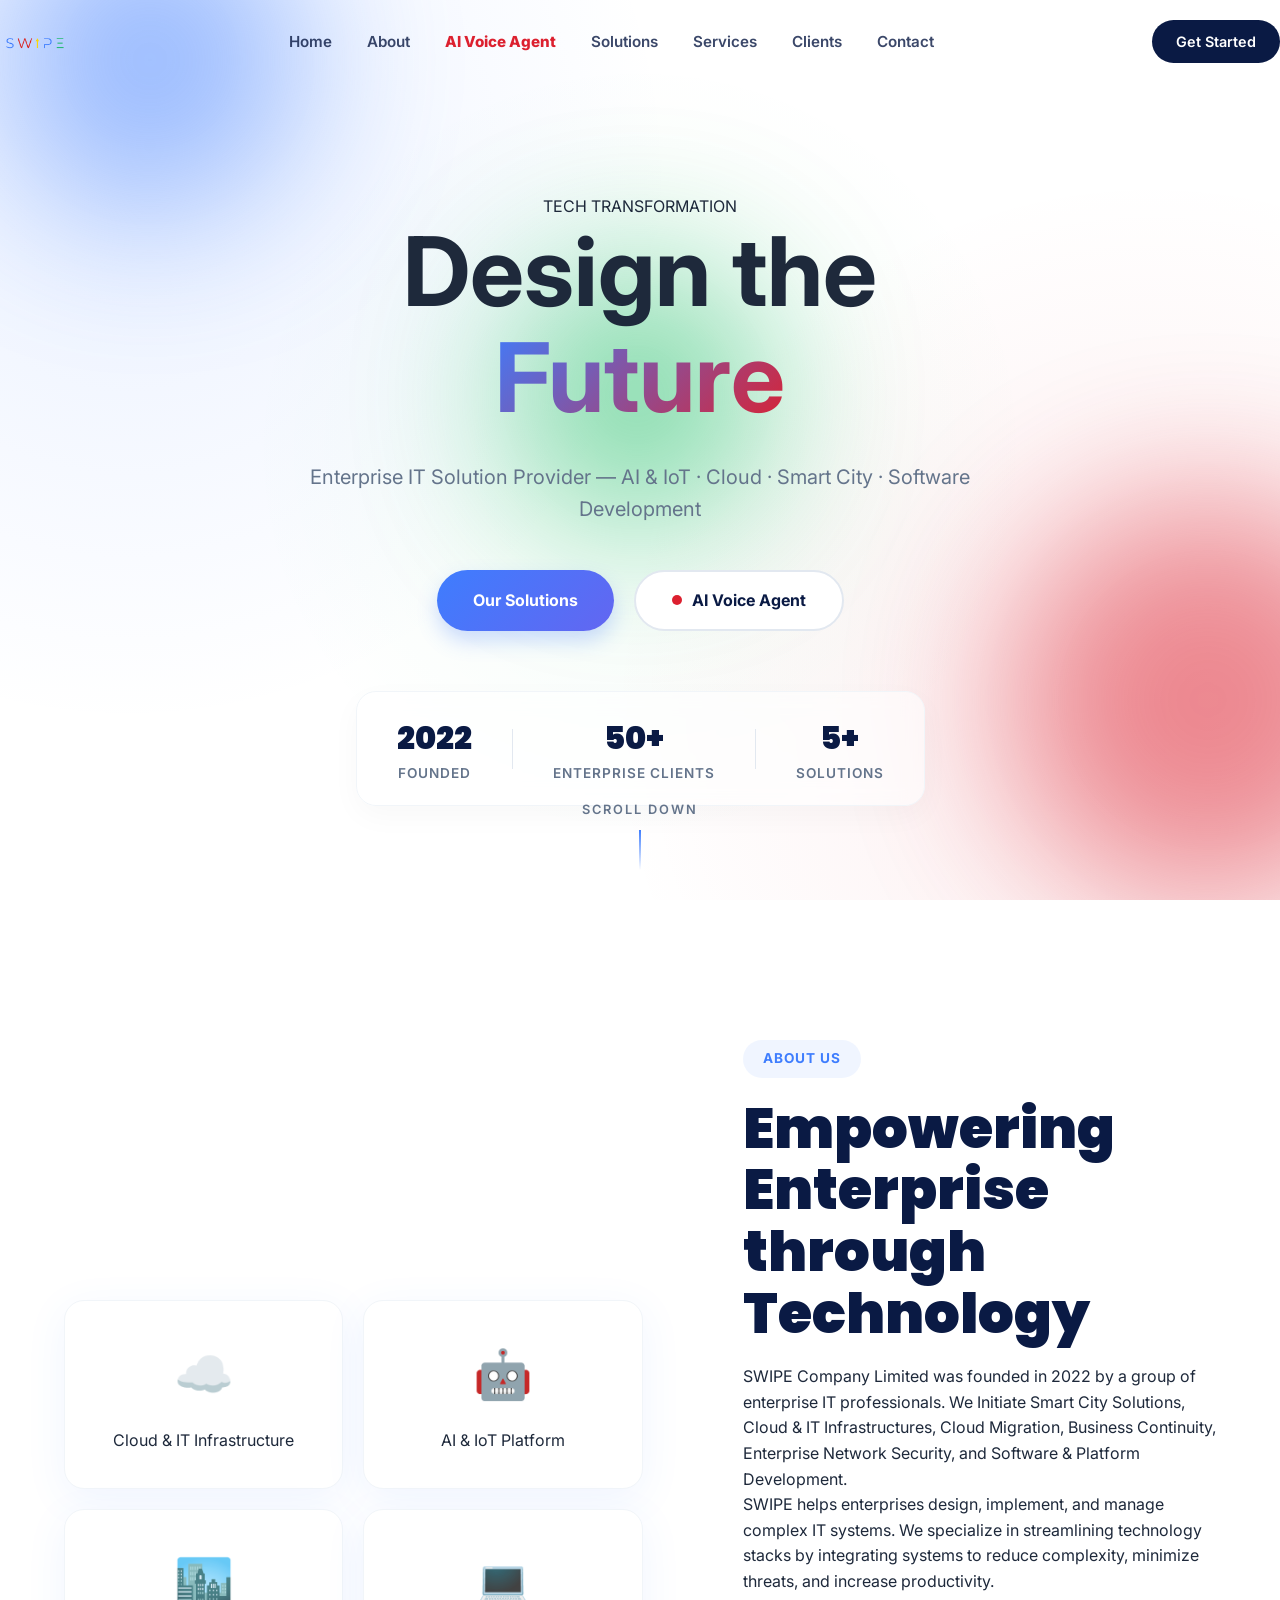
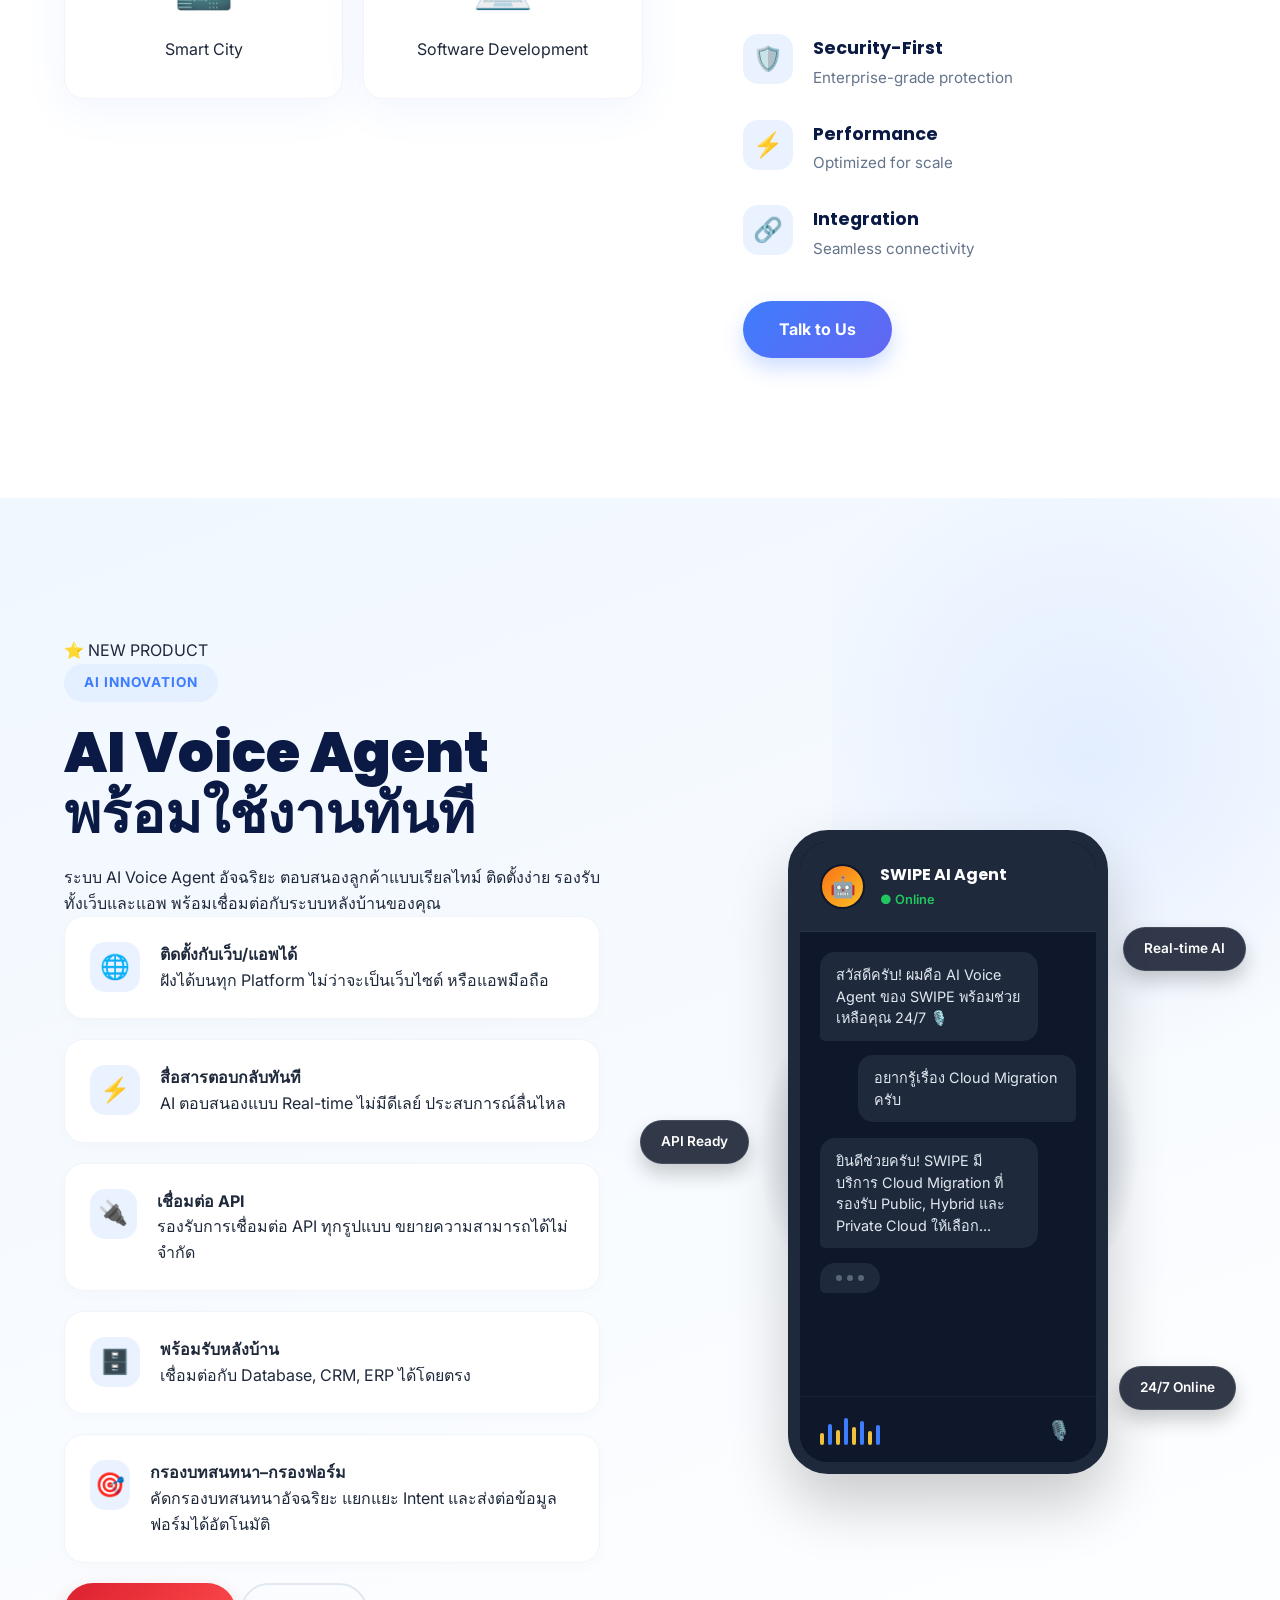
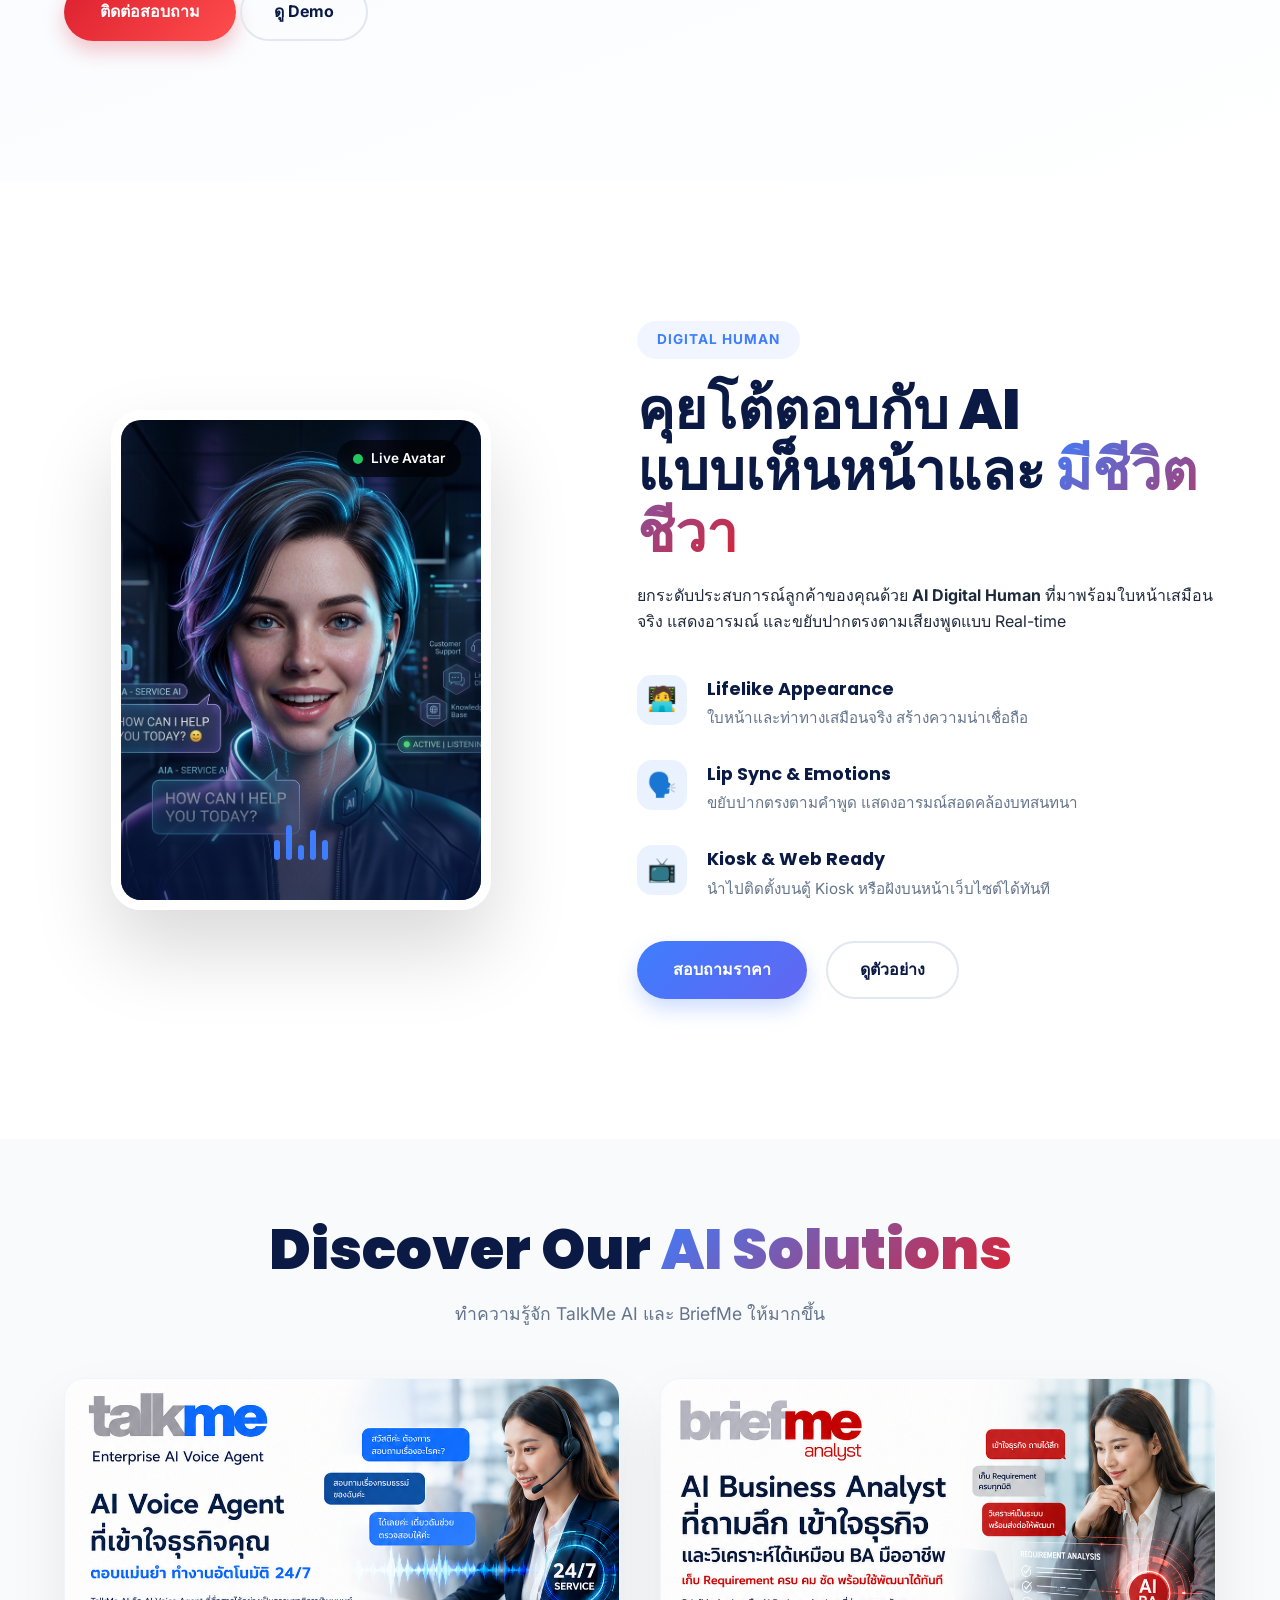
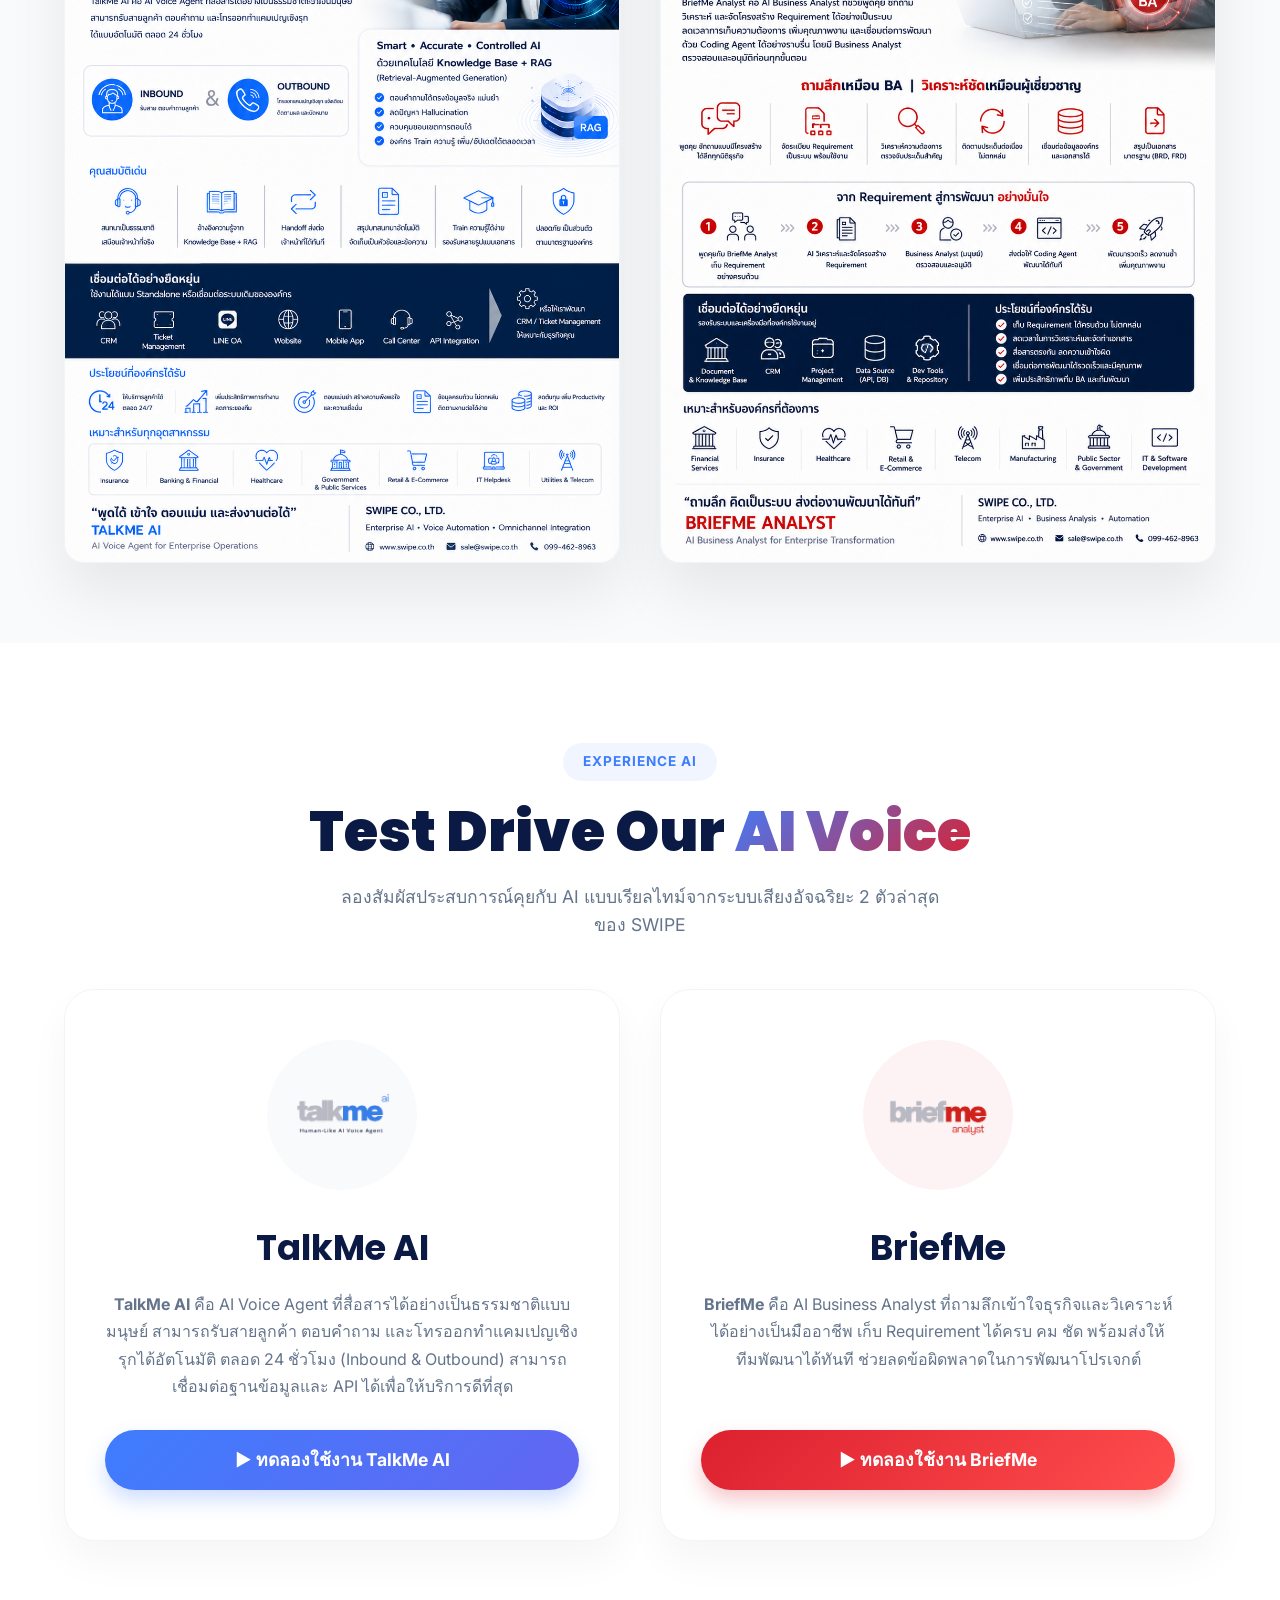
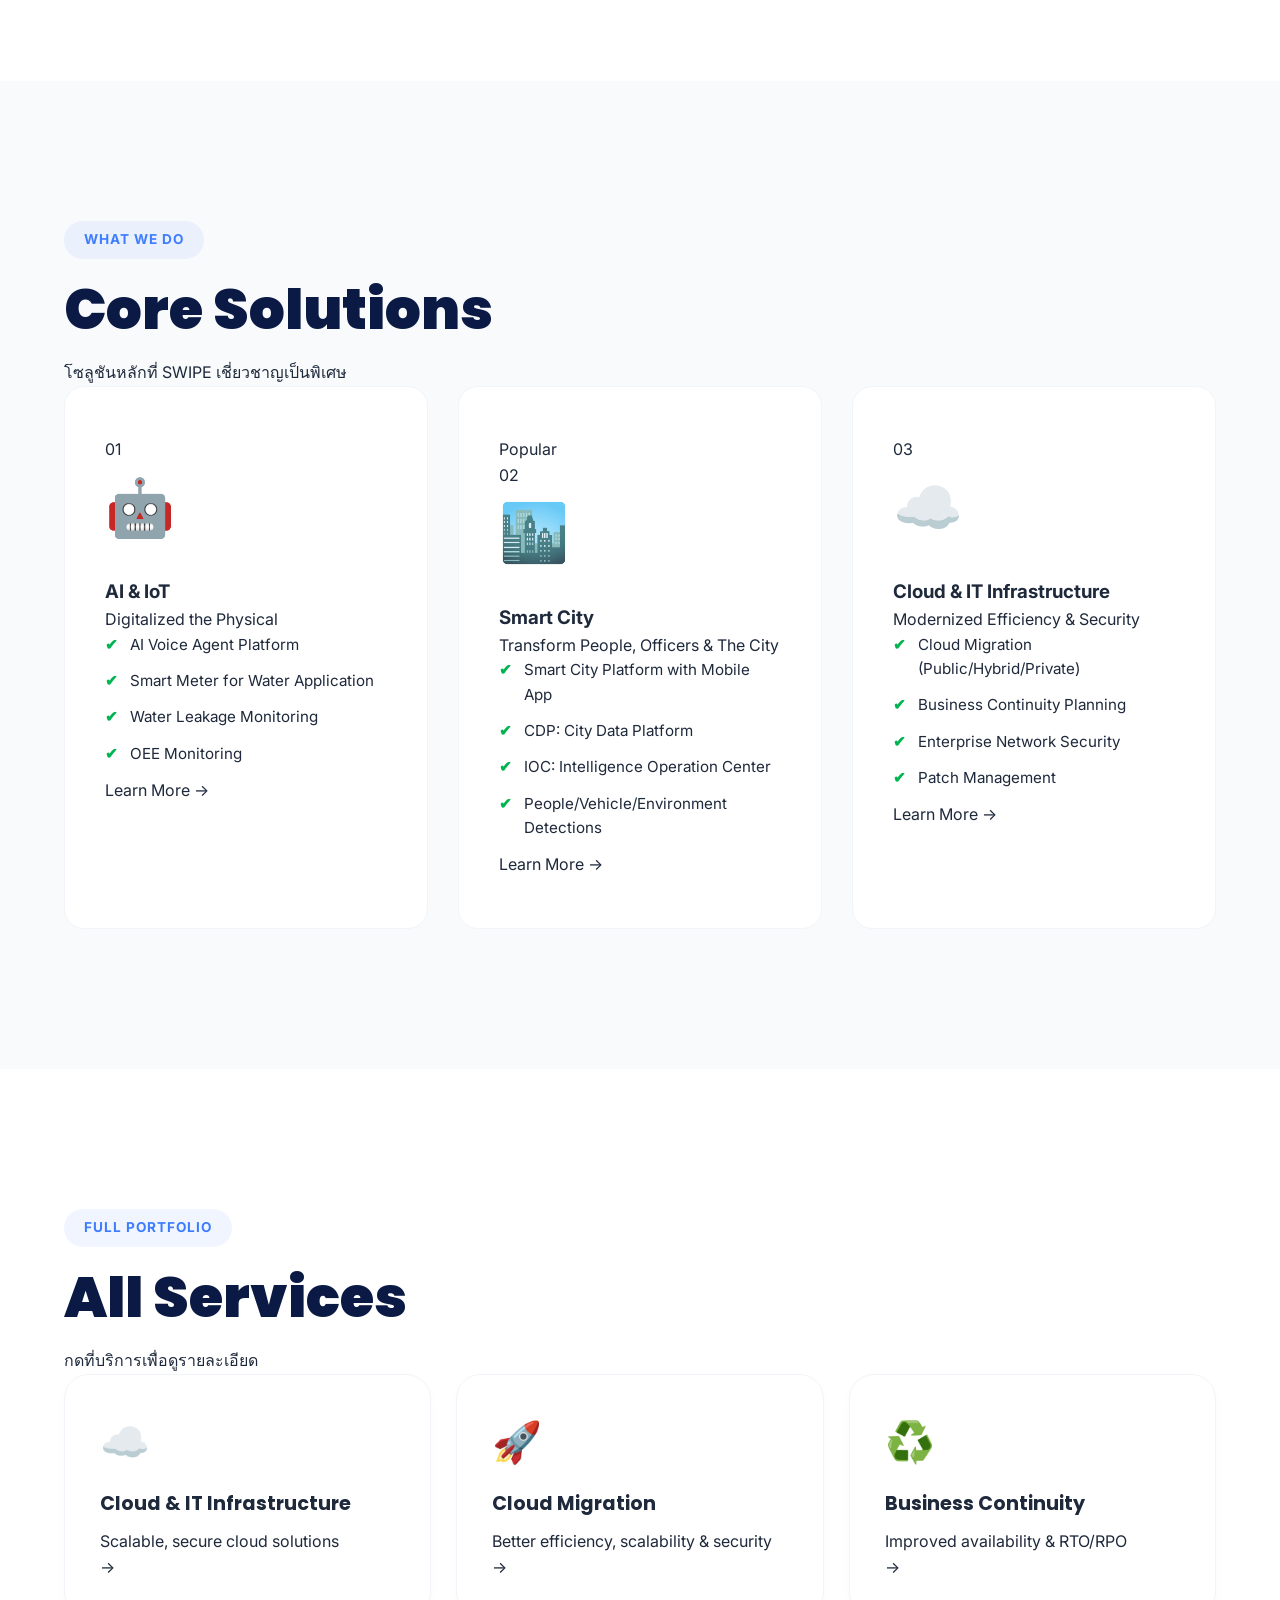
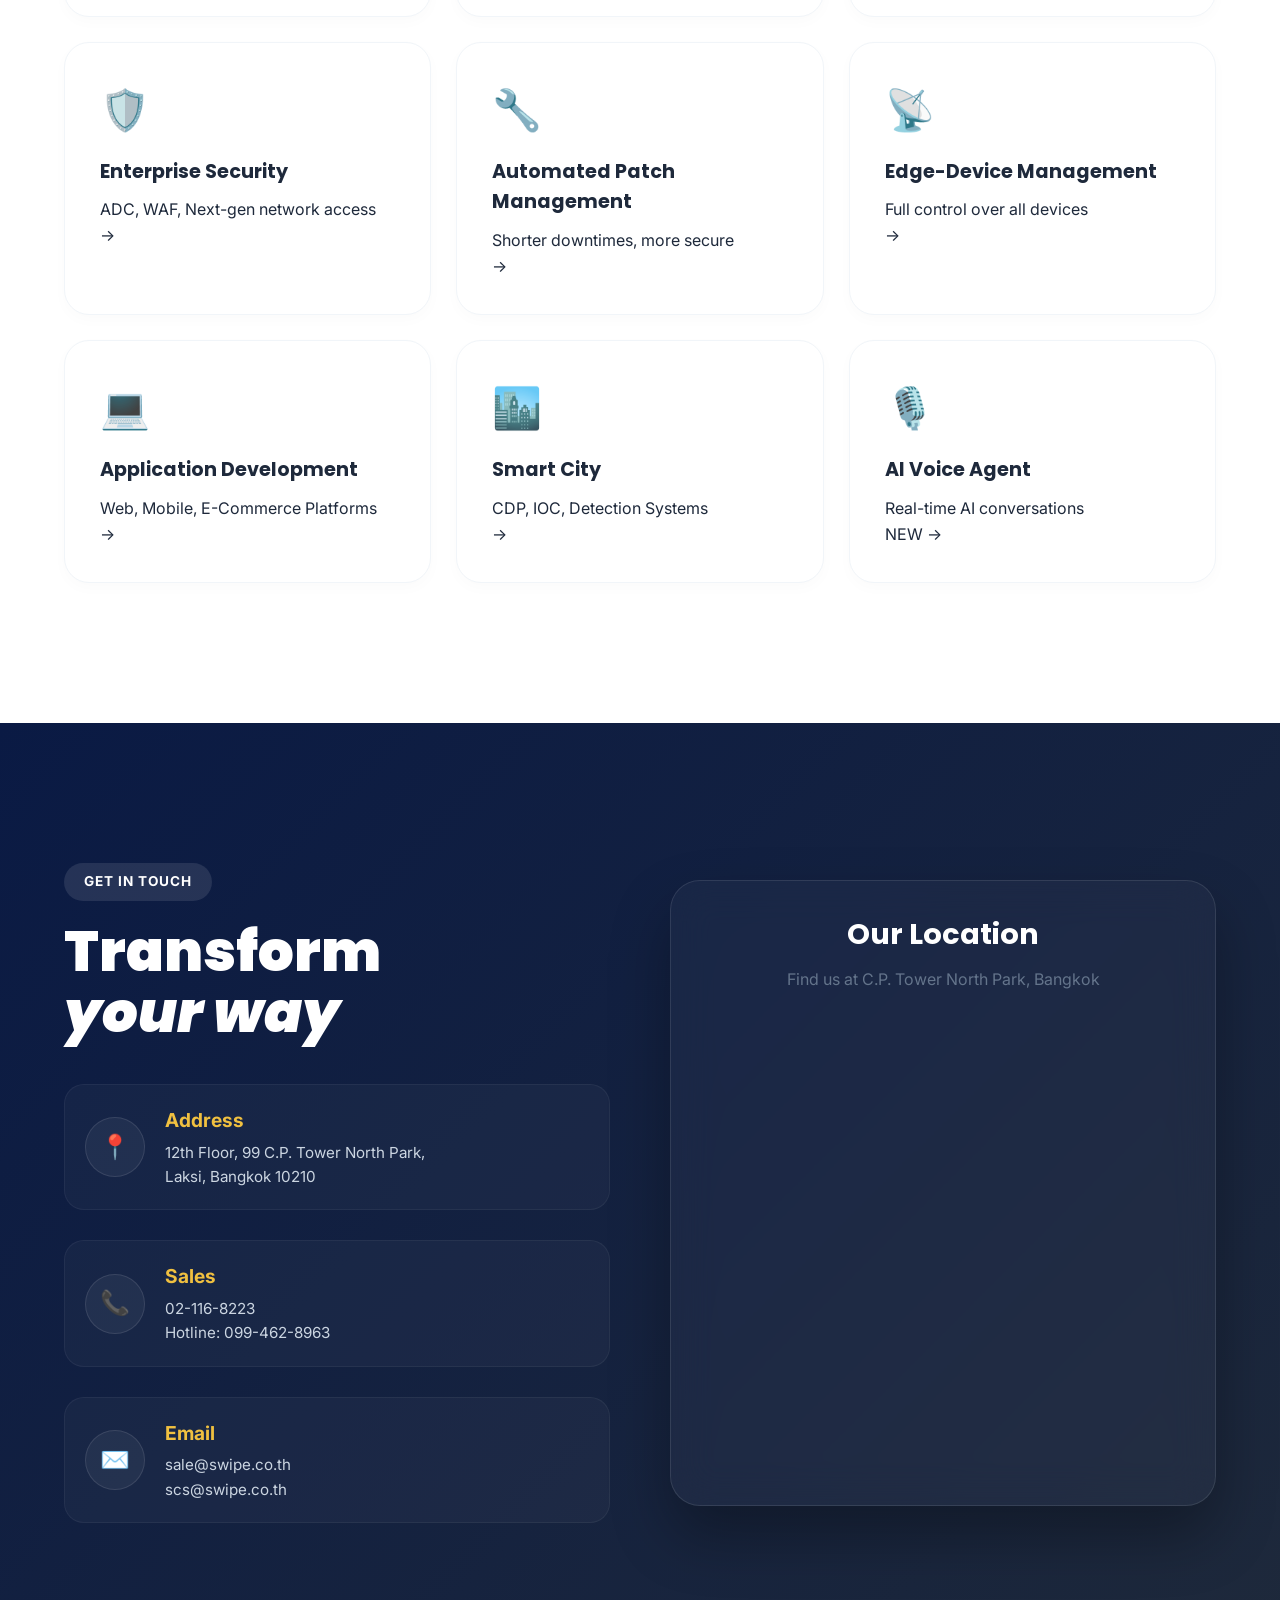
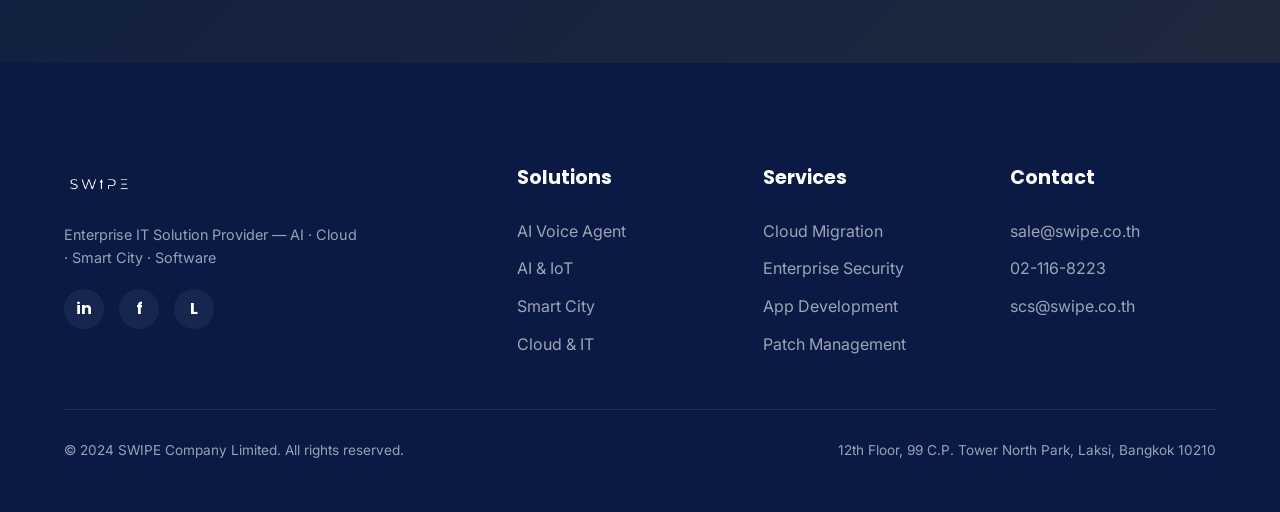
<file: index.html>
<!DOCTYPE html>
<html lang="th">
<head>
  <meta charset="UTF-8">
  <meta name="viewport" content="width=device-width, initial-scale=1.0, maximum-scale=1.0, user-scalable=0">
  <title>SWIPE – Enterprise IT & AI Solution Provider</title>
  <meta name="description" content="SWIPE Company Limited – Enterprise IT Solution Provider specializing in AI & IoT, Cloud Infrastructure, Smart City, Software Development and AI Voice Agent solutions.">
  <meta property="og:title" content="SWIPE – Enterprise IT & AI Solution Provider">
  <meta property="og:description" content="Transform your enterprise with SWIPE's cutting-edge AI, IoT, Cloud, and Smart City solutions.">
  <meta property="og:type" content="website">
  <link rel="icon" href="SWIPE%20Logo%20PNG.png">
  <link rel="preconnect" href="https://fonts.googleapis.com">
  <link rel="preconnect" href="https://fonts.gstatic.com" crossorigin>
  <link href="https://fonts.googleapis.com/css2?family=Inter:wght@300;400;500;600;700;800;900&family=Poppins:wght@300;400;500;600;700;800&display=swap" rel="stylesheet">
  <link rel="stylesheet" href="style.css?v=2.0">
</head>
<body>

  <!-- ===== NAVBAR ===== -->
  <nav class="navbar" id="navbar">
    <div class="nav-container">
      <a href="index.html" class="nav-logo">
        <img src="SWIPE%20Logo%20PNG.png" alt="SWIPE Logo" class="logo-img">
      </a>
      <ul class="nav-links" id="navLinks">
        <li><a href="index.html#home" class="nav-link">Home</a></li>
        <li><a href="#about" class="nav-link">About</a></li>
        <li><a href="#voice-agent" class="nav-link highlight-link">AI Voice Agent</a></li>
        <li><a href="#solutions" class="nav-link">Solutions</a></li>
        <li><a href="#services" class="nav-link">Services</a></li>
        <li><a href="#clients" class="nav-link">Clients</a></li>
        <li><a href="#contact" class="nav-link">Contact</a></li>
      </ul>
      <a href="#contact" class="btn-nav">Get Started</a>
      <button class="hamburger" id="hamburger" aria-label="Toggle menu">
        <span></span><span></span><span></span>
      </button>
    </div>
  </nav>

  <!-- ===== HERO ===== -->
  <section class="hero" id="home">
    <div class="hero-bg"></div>
    <div class="hero-particles" id="particles"></div>
    <div class="hero-content">
      <div class="hero-badge">TECH TRANSFORMATION</div>
      <h1 class="hero-title">
        Design the<br>
        <span class="gradient-text">Future</span>
      </h1>
      <p class="hero-subtitle">Enterprise IT Solution Provider — AI & IoT · Cloud · Smart City · Software Development</p>
      <div class="hero-cta">
        <a href="#solutions" class="btn-primary">Our Solutions</a>
        <a href="#voice-agent" class="btn-secondary">
          <span class="pulse-dot"></span>
          AI Voice Agent
        </a>
      </div>
      <div class="hero-stats">
        <div class="stat">
          <span class="stat-num">2022</span>
          <span class="stat-label">Founded</span>
        </div>
        <div class="stat-divider"></div>
        <div class="stat">
          <span class="stat-num">50+</span>
          <span class="stat-label">Enterprise Clients</span>
        </div>
        <div class="stat-divider"></div>
        <div class="stat">
          <span class="stat-num">5+</span>
          <span class="stat-label">Solutions</span>
        </div>
      </div>
    </div>
    <div class="hero-scroll">
      <span>Scroll Down</span>
      <div class="scroll-line"></div>
    </div>
  </section>

  <!-- ===== ABOUT ===== -->
  <section class="about" id="about">
    <div class="container">
      <div class="about-grid">
        <div class="about-visual">
          <div class="about-card-stack">
            <div class="about-card ac1">
              <div class="ac-icon">☁️</div>
              <span>Cloud & IT Infrastructure</span>
            </div>
            <div class="about-card ac2">
              <div class="ac-icon">🤖</div>
              <span>AI & IoT Platform</span>
            </div>
            <div class="about-card ac3">
              <div class="ac-icon">🏙️</div>
              <span>Smart City</span>
            </div>
            <div class="about-card ac4">
              <div class="ac-icon">💻</div>
              <span>Software Development</span>
            </div>
          </div>
          <div class="about-glow-ring"></div>
        </div>
        <div class="about-text">
          <div class="section-label">About Us</div>
          <h2 class="section-title">Empowering Enterprise<br>through Technology</h2>
          <p class="about-desc">SWIPE Company Limited was founded in 2022 by a group of enterprise IT professionals. We Initiate Smart City Solutions, Cloud & IT Infrastructures, Cloud Migration, Business Continuity, Enterprise Network Security, and Software & Platform Development.</p>
          <p class="about-desc">SWIPE helps enterprises design, implement, and manage complex IT systems. We specialize in streamlining technology stacks by integrating systems to reduce complexity, minimize threats, and increase productivity.</p>
          <div class="about-pillars">
            <div class="pillar">
              <div class="pillar-icon">🛡️</div>
              <div>
                <strong>Security-First</strong>
                <p>Enterprise-grade protection</p>
              </div>
            </div>
            <div class="pillar">
              <div class="pillar-icon">⚡</div>
              <div>
                <strong>Performance</strong>
                <p>Optimized for scale</p>
              </div>
            </div>
            <div class="pillar">
              <div class="pillar-icon">🔗</div>
              <div>
                <strong>Integration</strong>
                <p>Seamless connectivity</p>
              </div>
            </div>
          </div>
          <a href="#contact" class="btn-primary">Talk to Us</a>
        </div>
      </div>
    </div>
  </section>

  <!-- ===== AI VOICE AGENT (FEATURED) ===== -->
  <section class="voice-agent" id="voice-agent">
    <div class="va-bg-glow"></div>
    <div class="container">
      <div class="va-badge-top">⭐ NEW PRODUCT</div>
      <div class="va-grid">
        <div class="va-content">
          <div class="section-label light">AI Innovation</div>
          <h2 class="section-title light">AI Voice Agent<br><span class="gradient-text-gold">พร้อมใช้งานทันที</span></h2>
          <p class="va-desc">ระบบ AI Voice Agent อัจฉริยะ ตอบสนองลูกค้าแบบเรียลไทม์ ติดตั้งง่าย รองรับทั้งเว็บและแอพ พร้อมเชื่อมต่อกับระบบหลังบ้านของคุณ</p>
          <div class="va-features">
            <div class="va-feature">
              <div class="va-feat-icon">🌐</div>
              <div class="va-feat-text">
                <strong>ติดตั้งกับเว็บ/แอพได้</strong>
                <p>ฝังได้บนทุก Platform ไม่ว่าจะเป็นเว็บไซต์ หรือแอพมือถือ</p>
              </div>
            </div>
            <div class="va-feature">
              <div class="va-feat-icon">⚡</div>
              <div class="va-feat-text">
                <strong>สื่อสารตอบกลับทันที</strong>
                <p>AI ตอบสนองแบบ Real-time ไม่มีดีเลย์ ประสบการณ์ลื่นไหล</p>
              </div>
            </div>
            <div class="va-feature">
              <div class="va-feat-icon">🔌</div>
              <div class="va-feat-text">
                <strong>เชื่อมต่อ API</strong>
                <p>รองรับการเชื่อมต่อ API ทุกรูปแบบ ขยายความสามารถได้ไม่จำกัด</p>
              </div>
            </div>
            <div class="va-feature">
              <div class="va-feat-icon">🗄️</div>
              <div class="va-feat-text">
                <strong>พร้อมรับหลังบ้าน</strong>
                <p>เชื่อมต่อกับ Database, CRM, ERP ได้โดยตรง</p>
              </div>
            </div>
            <div class="va-feature">
              <div class="va-feat-icon">🎯</div>
              <div class="va-feat-text">
                <strong>กรองบทสนทนา–กรองฟอร์ม</strong>
                <p>คัดกรองบทสนทนาอัจฉริยะ แยกแยะ Intent และส่งต่อข้อมูลฟอร์มได้อัตโนมัติ</p>
              </div>
            </div>
          </div>
          <div class="va-cta">
            <a href="#contact" class="btn-gold">ติดต่อสอบถาม</a>
            <a href="demo.html" class="btn-outline-light">ดู Demo</a>
          </div>
        </div>
        <div class="va-visual">
          <div class="va-phone-mockup">
            <div class="va-phone-screen">
              <div class="va-chat-header">
                <div class="va-avatar">
                  <div class="va-avatar-pulse"></div>
                  🤖
                </div>
                <div>
                  <div class="va-chat-name">SWIPE AI Agent</div>
                  <div class="va-chat-status">● Online</div>
                </div>
              </div>
              <div class="va-chat-body">
                <div class="va-msg va-msg-ai">
                  <span>สวัสดีครับ! ผมคือ AI Voice Agent ของ SWIPE พร้อมช่วยเหลือคุณ 24/7 🎙️</span>
                </div>
                <div class="va-msg va-msg-user">
                  <span>อยากรู้เรื่อง Cloud Migration ครับ</span>
                </div>
                <div class="va-msg va-msg-ai">
                  <span>ยินดีช่วยครับ! SWIPE มีบริการ Cloud Migration ที่รองรับ Public, Hybrid และ Private Cloud ให้เลือก...</span>
                </div>
                <div class="va-typing">
                  <span></span><span></span><span></span>
                </div>
              </div>
              <div class="va-wave-bar">
                <div class="wave-line">
                  <div class="wave-bar" style="--h:40%"></div>
                  <div class="wave-bar" style="--h:70%"></div>
                  <div class="wave-bar" style="--h:50%"></div>
                  <div class="wave-bar" style="--h:90%"></div>
                  <div class="wave-bar" style="--h:60%"></div>
                  <div class="wave-bar" style="--h:80%"></div>
                  <div class="wave-bar" style="--h:45%"></div>
                  <div class="wave-bar" style="--h:65%"></div>
                </div>
                <div class="va-mic">🎙️</div>
              </div>
            </div>
          </div>
          <div class="va-float-tag vft1">Real-time AI</div>
          <div class="va-float-tag vft2">API Ready</div>
          <div class="va-float-tag vft3">24/7 Online</div>
        </div>
      </div>
    </div>
  </section>

  <!-- ===== AI DIGITAL HUMAN (NEW FEATURE) ===== -->
  <section class="ai-avatar" id="ai-avatar">
    <div class="container">
      <div class="avatar-grid">
        <div class="avatar-visual">
          <div class="avatar-frame">
            <img src="ai_avatar.png" alt="AI Digital Human" class="avatar-img">
            <div class="avatar-glow"></div>
            <div class="avatar-audio-waves">
              <span></span><span></span><span></span><span></span><span></span>
            </div>
            <div class="avatar-status">
              <div class="dot"></div> Live Avatar
            </div>
          </div>
        </div>
        <div class="avatar-text">
          <div class="section-label">Digital Human</div>
          <h2 class="section-title">คุยโต้ตอบกับ AI<br>แบบเห็นหน้าและ <span class="gradient-text">มีชีวิตชีวา</span></h2>
          <p class="about-desc" style="margin-bottom: 10px;">ยกระดับประสบการณ์ลูกค้าของคุณด้วย <strong>AI Digital Human</strong> ที่มาพร้อมใบหน้าเสมือนจริง แสดงอารมณ์ และขยับปากตรงตามเสียงพูดแบบ Real-time</p>
          <div class="about-pillars">
            <div class="pillar">
              <div class="pillar-icon">🧑‍💻</div>
              <div>
                <strong>Lifelike Appearance</strong>
                <p>ใบหน้าและท่าทางเสมือนจริง สร้างความน่าเชื่อถือ</p>
              </div>
            </div>
            <div class="pillar">
              <div class="pillar-icon">🗣️</div>
              <div>
                <strong>Lip Sync & Emotions</strong>
                <p>ขยับปากตรงตามคำพูด แสดงอารมณ์สอดคล้องบทสนทนา</p>
              </div>
            </div>
            <div class="pillar">
              <div class="pillar-icon">📺</div>
              <div>
                <strong>Kiosk & Web Ready</strong>
                <p>นำไปติดตั้งบนตู้ Kiosk หรือฝังบนหน้าเว็บไซต์ได้ทันที</p>
              </div>
            </div>
          </div>
          <div style="margin-top:20px;">
            <a href="#contact" class="btn-primary">สอบถามราคา</a>
            <a href="demo.html" class="btn-outline-light" style="margin-left: 15px;">ดูตัวอย่าง</a>
          </div>
        </div>
      </div>
    </div>
  </section>

  <!-- ===== BROCHURES ===== -->
  <section class="demo-brochures" style="padding: 80px 0; background: #f8fafc;">
    <div class="container">
      <div class="section-header center" style="text-align: center; margin-bottom: 50px;">
        <h2 class="section-title">Discover Our <span class="gradient-text">AI Solutions</span></h2>
        <p style="color: var(--gray); font-size: 1.1rem;">ทำความรู้จัก TalkMe AI และ BriefMe ให้มากขึ้น</p>
      </div>
      <div class="brochures-grid" style="display: grid; grid-template-columns: 1fr 1fr; gap: 40px; align-items: start;">
        <div class="brochure-item" style="border-radius: 20px; overflow: hidden; box-shadow: 0 30px 60px rgba(0,0,0,0.08); border: 1px solid #f1f5f9;">
          <a href="demo.html"><img src="talkme.png" alt="TalkMe AI Brochure" style="width: 100%; height: auto; display: block;"></a>
        </div>
        <div class="brochure-item" style="border-radius: 20px; overflow: hidden; box-shadow: 0 30px 60px rgba(0,0,0,0.08); border: 1px solid #f1f5f9;">
          <a href="demo.html"><img src="briefme.png" alt="BriefMe Brochure" style="width: 100%; height: auto; display: block;"></a>
        </div>
      </div>
    </div>
  </section>

  <!-- ===== AI VOICE DEMOS ===== -->
  <section class="demo-cards-section" id="demo">
    <div class="container">
      <div class="section-header center" style="text-align: center;">
        <div class="section-label">Experience AI</div>
        <h2 class="section-title">Test Drive Our <span class="gradient-text">AI Voice</span></h2>
        <p style="font-size: 1.1rem; color: var(--gray); max-width: 600px; margin: 0 auto;">
          ลองสัมผัสประสบการณ์คุยกับ AI แบบเรียลไทม์จากระบบเสียงอัจฉริยะ 2 ตัวล่าสุดของ SWIPE 
        </p>
      </div>
      <div class="demo-cards-wrapper">
        <!-- TalkMe AI -->
        <div class="demo-card">
          <div class="demo-logo-wrap">
            <img src="TalkMe%20Ai%20Logo%20PNG.png" alt="TalkMe AI Logo">
          </div>
          <h3>TalkMe AI</h3>
          <p>
            <strong>TalkMe AI</strong> คือ AI Voice Agent ที่สื่อสารได้อย่างเป็นธรรมชาติแบบมนุษย์ สามารถรับสายลูกค้า ตอบคำถาม และโทรออกทำแคมเปญเชิงรุกได้อัตโนมัติ ตลอด 24 ชั่วโมง (Inbound & Outbound) สามารถเชื่อมต่อฐานข้อมูลและ API ได้เพื่อให้บริการดีที่สุด
          </p>
          <a href="demo.html" class="btn-demo-start bg-talkme" style="text-decoration:none;">
            ▶ ทดลองใช้งาน TalkMe AI
          </a>
        </div>
        <!-- BriefMe -->
        <div class="demo-card">
          <div class="demo-logo-wrap" style="background: rgba(220,32,47,0.05);">
            <img src="BriefMe%20Analyst%20Ai%20Logo.png" alt="BriefMe Logo">
          </div>
          <h3>BriefMe</h3>
          <p>
            <strong>BriefMe</strong> คือ AI Business Analyst ที่ถามลึกเข้าใจธุรกิจและวิเคราะห์ได้อย่างเป็นมืออาชีพ เก็บ Requirement ได้ครบ คม ชัด พร้อมส่งให้ทีมพัฒนาได้ทันที ช่วยลดข้อผิดพลาดในการพัฒนาโปรเจกต์
          </p>
          <a href="demo.html" class="btn-demo-start bg-briefme" style="text-decoration:none;">
            ▶ ทดลองใช้งาน BriefMe
          </a>
        </div>
      </div>
    </div>
  </section>

  <!-- ===== OUR SOLUTIONS (Main 3) ===== -->
  <section class="solutions" id="solutions">
    <div class="container">
      <div class="section-header center">
        <div class="section-label">What We Do</div>
        <h2 class="section-title">Core Solutions</h2>
        <p class="section-subtitle">โซลูชันหลักที่ SWIPE เชี่ยวชาญเป็นพิเศษ</p>
      </div>
      <div class="solutions-grid">

        <!-- AI & IoT -->
        <div class="solution-card sol-ai">
          <div class="sol-bg"></div>
          <div class="sol-number">01</div>
          <div class="sol-icon">🤖</div>
          <h3>AI & IoT</h3>
          <p class="sol-tagline">Digitalized the Physical</p>
          <ul class="sol-list">
            <li>AI Voice Agent Platform</li>
            <li>Smart Meter for Water Application</li>
            <li>Water Leakage Monitoring</li>
            <li>OEE Monitoring</li>
          </ul>
          <a href="#services" class="sol-btn">Learn More →</a>
        </div>

        <!-- Smart City -->
        <div class="solution-card sol-smart featured">
          <div class="sol-bg"></div>
          <div class="sol-badge">Popular</div>
          <div class="sol-number">02</div>
          <div class="sol-icon">🏙️</div>
          <h3>Smart City</h3>
          <p class="sol-tagline">Transform People, Officers & The City</p>
          <ul class="sol-list">
            <li>Smart City Platform with Mobile App</li>
            <li>CDP: City Data Platform</li>
            <li>IOC: Intelligence Operation Center</li>
            <li>People/Vehicle/Environment Detections</li>
          </ul>
          <a href="#services" class="sol-btn">Learn More →</a>
        </div>

        <!-- Cloud & IT -->
        <div class="solution-card sol-cloud">
          <div class="sol-bg"></div>
          <div class="sol-number">03</div>
          <div class="sol-icon">☁️</div>
          <h3>Cloud & IT Infrastructure</h3>
          <p class="sol-tagline">Modernized Efficiency & Security</p>
          <ul class="sol-list">
            <li>Cloud Migration (Public/Hybrid/Private)</li>
            <li>Business Continuity Planning</li>
            <li>Enterprise Network Security</li>
            <li>Patch Management</li>
          </ul>
          <a href="#services" class="sol-btn">Learn More →</a>
        </div>

      </div>
    </div>
  </section>

  <!-- ===== OTHER SERVICES ===== -->
  <section class="services" id="services">
    <div class="container">
      <div class="section-header center">
        <div class="section-label">Full Portfolio</div>
        <h2 class="section-title">All Services</h2>
        <p class="section-subtitle">กดที่บริการเพื่อดูรายละเอียด</p>
      </div>
      <div class="services-grid">

        <div class="service-box" onclick="openModal('cloud')">
          <div class="sb-icon">☁️</div>
          <h4>Cloud & IT Infrastructure</h4>
          <p>Scalable, secure cloud solutions</p>
          <span class="sb-arrow">→</span>
        </div>

        <div class="service-box" onclick="openModal('cloud-migration')">
          <div class="sb-icon">🚀</div>
          <h4>Cloud Migration</h4>
          <p>Better efficiency, scalability & security</p>
          <span class="sb-arrow">→</span>
        </div>

        <div class="service-box" onclick="openModal('business')">
          <div class="sb-icon">♻️</div>
          <h4>Business Continuity</h4>
          <p>Improved availability & RTO/RPO</p>
          <span class="sb-arrow">→</span>
        </div>

        <div class="service-box" onclick="openModal('security')">
          <div class="sb-icon">🛡️</div>
          <h4>Enterprise Security</h4>
          <p>ADC, WAF, Next-gen network access</p>
          <span class="sb-arrow">→</span>
        </div>

        <div class="service-box" onclick="openModal('patch')">
          <div class="sb-icon">🔧</div>
          <h4>Automated Patch Management</h4>
          <p>Shorter downtimes, more secure</p>
          <span class="sb-arrow">→</span>
        </div>

        <div class="service-box" onclick="openModal('edge')">
          <div class="sb-icon">📡</div>
          <h4>Edge-Device Management</h4>
          <p>Full control over all devices</p>
          <span class="sb-arrow">→</span>
        </div>

        <div class="service-box" onclick="openModal('appdev')">
          <div class="sb-icon">💻</div>
          <h4>Application Development</h4>
          <p>Web, Mobile, E-Commerce Platforms</p>
          <span class="sb-arrow">→</span>
        </div>

        <div class="service-box" onclick="openModal('smartcity')">
          <div class="sb-icon">🏙️</div>
          <h4>Smart City</h4>
          <p>CDP, IOC, Detection Systems</p>
          <span class="sb-arrow">→</span>
        </div>

        <div class="service-box featured-sb" onclick="openModal('voiceagent')">
          <div class="sb-icon">🎙️</div>
          <h4>AI Voice Agent</h4>
          <p>Real-time AI conversations</p>
          <span class="sb-badge-new">NEW</span>
          <span class="sb-arrow">→</span>
        </div>

      </div>
    </div>
  </section>

  <!-- ===== CONTACT ===== -->
  <section class="contact" id="contact">
    <div class="container">
      <div class="contact-grid">
        <div class="contact-info">
          <div class="section-label light">Get In Touch</div>
          <h2 class="section-title light">Transform<br><em>your way</em></h2>
          <div class="contact-items">
            <div class="contact-item">
              <div class="ci-icon">📍</div>
              <div>
                <strong>Address</strong>
                <p>12th Floor, 99 C.P. Tower North Park,<br>Laksi, Bangkok 10210</p>
              </div>
            </div>
            <div class="contact-item">
              <div class="ci-icon">📞</div>
              <div>
                <strong>Sales</strong>
                <p>02-116-8223<br>Hotline: 099-462-8963</p>
              </div>
            </div>
            <div class="contact-item">
              <div class="ci-icon">✉️</div>
              <div>
                <strong>Email</strong>
                <p>sale@swipe.co.th<br>scs@swipe.co.th</p>
              </div>
            </div>
          </div>
        </div>
        <div class="contact-form-wrap" style="padding: 30px; text-align: center;">
          <h3 style="font-size: 1.8rem; margin-bottom: 10px; font-family: var(--font2); color: var(--white);">Our Location</h3>
          <p style="color: var(--gray); margin-bottom: 25px;">Find us at C.P. Tower North Park, Bangkok</p>
          <iframe 
            src="https://maps.google.com/maps?q=SWIPE%20Company%20Limited,%2099%20C.P.%20Tower%20North%20Park,%20Bangkok&t=&z=15&ie=UTF8&iwloc=&output=embed" 
            width="100%" 
            height="100%" 
            style="border:0; border-radius: 20px; min-height: 450px;" 
            allowfullscreen="" 
            loading="lazy" 
            referrerpolicy="no-referrer-when-downgrade">
          </iframe>
        </div>
      </div>
    </div>
  </section>

  <!-- ===== FOOTER ===== -->
  <footer class="footer">
    <div class="container">
      <div class="footer-grid">
        <div class="footer-brand">
          <img src="SWIPE%20Logo%20PNG.png" alt="SWIPE" class="footer-logo">
          <p>Enterprise IT Solution Provider — AI · Cloud · Smart City · Software</p>
          <div class="footer-social">
            <a href="#" aria-label="LinkedIn" class="social-btn">in</a>
            <a href="#" aria-label="Facebook" class="social-btn">f</a>
            <a href="#" aria-label="Line" class="social-btn">L</a>
          </div>
        </div>
        <div class="footer-links">
          <h5>Solutions</h5>
          <ul>
            <li><a href="demo.html">AI Voice Agent</a></li>
            <li><a href="#solutions">AI & IoT</a></li>
            <li><a href="#solutions">Smart City</a></li>
            <li><a href="#solutions">Cloud & IT</a></li>
          </ul>
        </div>
        <div class="footer-links">
          <h5>Services</h5>
          <ul>
            <li><a href="#services">Cloud Migration</a></li>
            <li><a href="#services">Enterprise Security</a></li>
            <li><a href="#services">App Development</a></li>
            <li><a href="#services">Patch Management</a></li>
          </ul>
        </div>
        <div class="footer-links">
          <h5>Contact</h5>
          <ul>
            <li><a href="mailto:sale@swipe.co.th">sale@swipe.co.th</a></li>
            <li><a href="tel:021168223">02-116-8223</a></li>
            <li><a href="mailto:scs@swipe.co.th">scs@swipe.co.th</a></li>
          </ul>
        </div>
      </div>
      <div class="footer-bottom">
        <p>© 2024 SWIPE Company Limited. All rights reserved.</p>
        <p>12th Floor, 99 C.P. Tower North Park, Laksi, Bangkok 10210</p>
      </div>
    </div>
  </footer>

  <!-- ===== MODALS ===== -->
  <div class="modal-overlay" id="modalOverlay" onclick="closeModal()">
    <div class="modal-box" onclick="event.stopPropagation()">
      <button class="modal-close" onclick="closeModal()">✕</button>
      <div class="modal-content" id="modalContent"></div>
    </div>
  </div>

  <script src="main.js"></script>
</body>
</html>
</file>
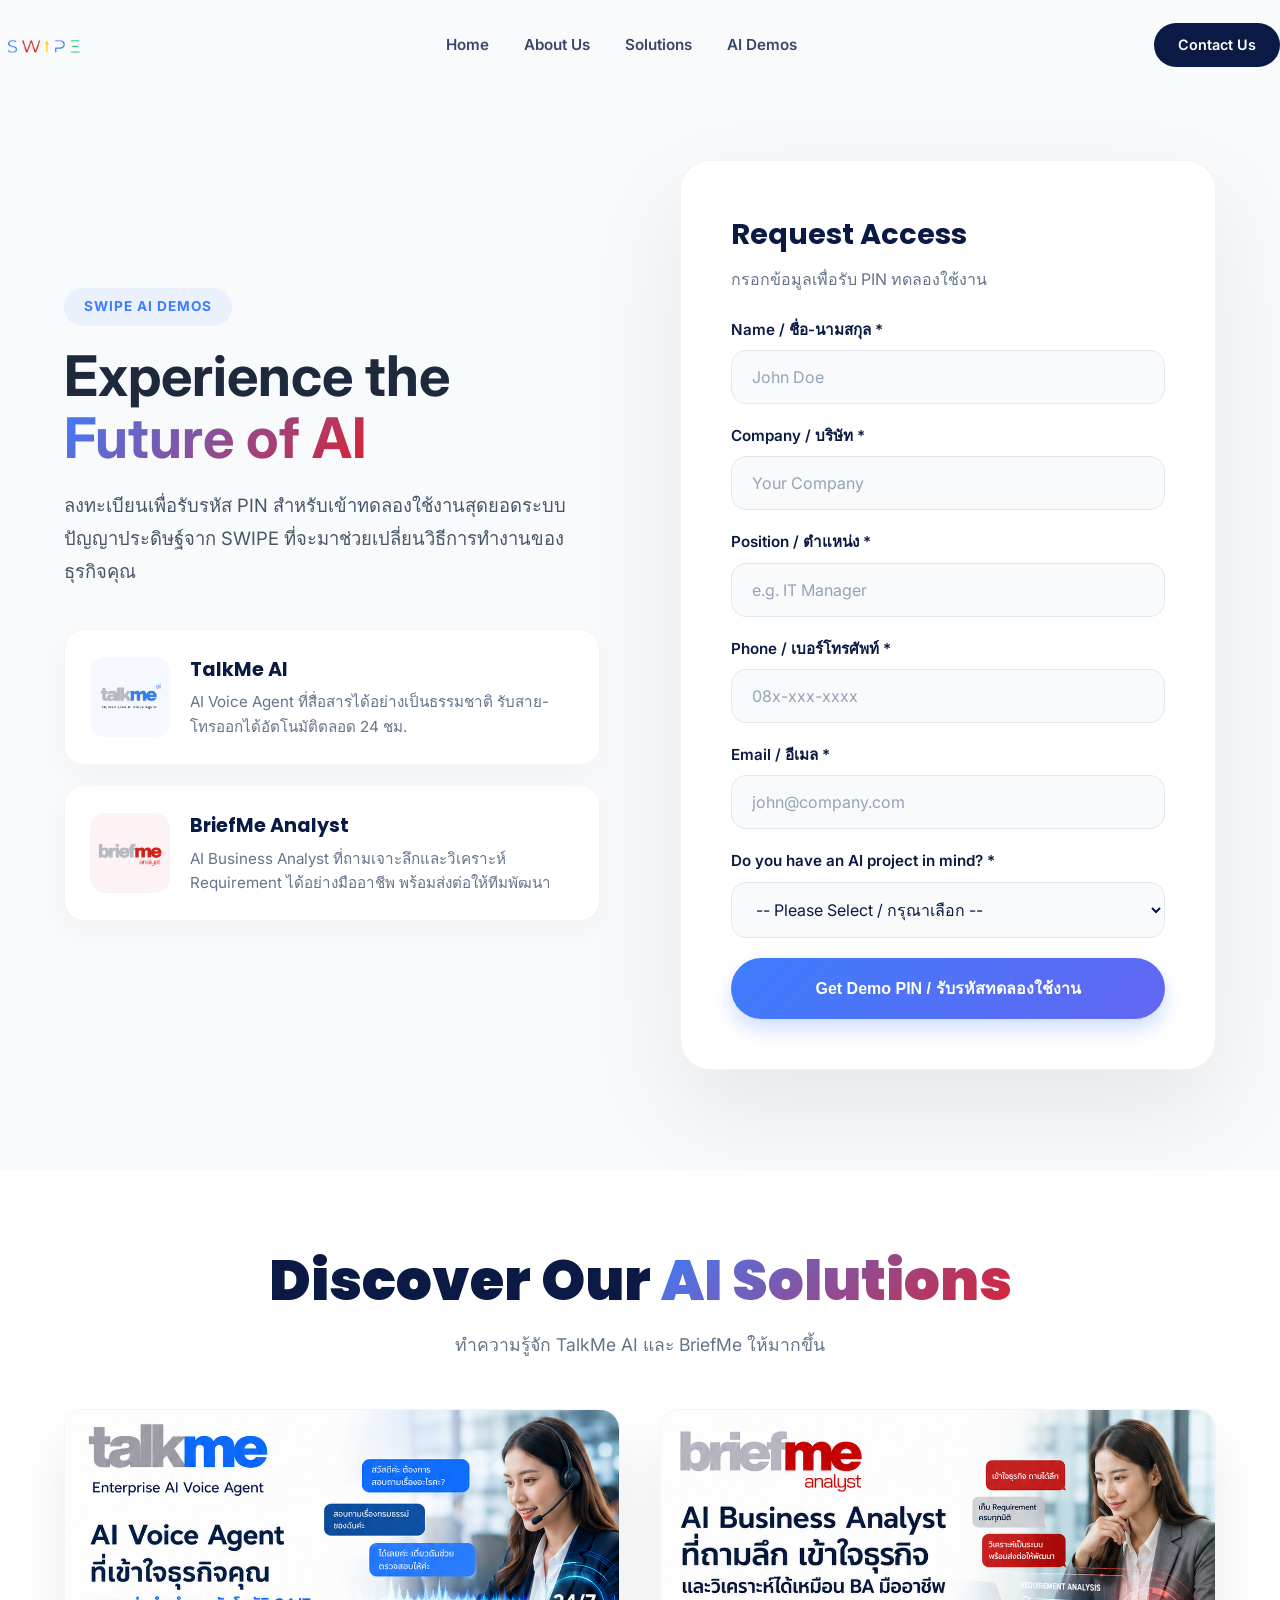
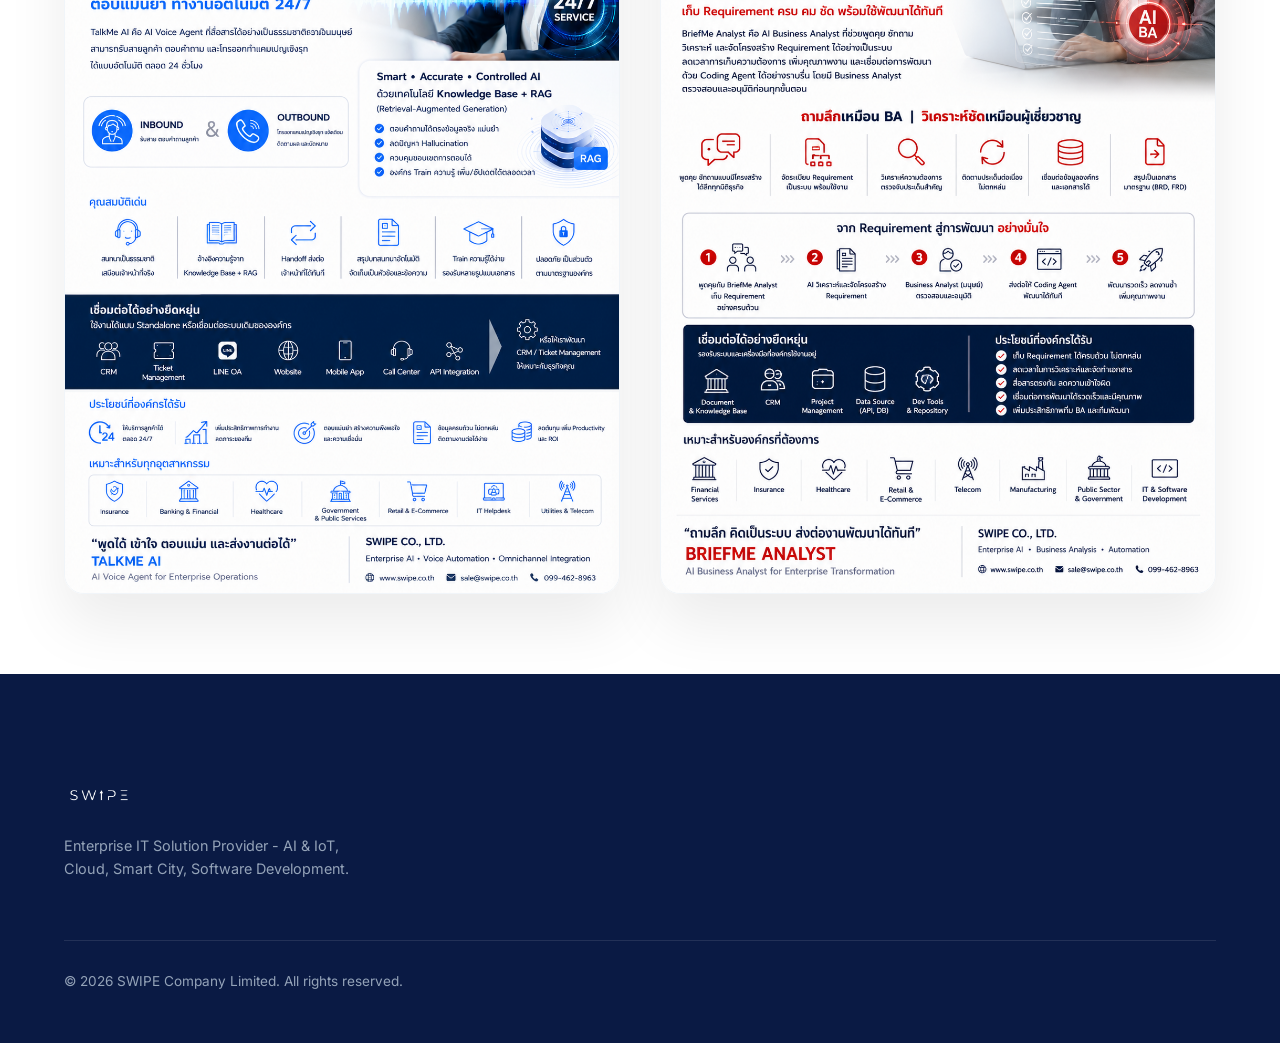
<file: demo.html>
<!DOCTYPE html>
<html lang="th">
<head>
  <meta charset="UTF-8">
  <meta name="viewport" content="width=device-width, initial-scale=1.0, maximum-scale=1.0, user-scalable=0">
  <title>SWIPE AI Demos - TalkMe & BriefMe</title>
  <meta name="description" content="สัมผัสประสบการณ์คุยกับ AI แบบเรียลไทม์ ลงทะเบียนเพื่อรับ PIN ทดลองใช้งาน TalkMe AI และ BriefMe">
  <link rel="icon" href="SWIPE%20Logo%20PNG.png">
  <link rel="preconnect" href="https://fonts.googleapis.com">
  <link rel="preconnect" href="https://fonts.gstatic.com" crossorigin>
  <link href="https://fonts.googleapis.com/css2?family=Inter:wght@300;400;500;600;700;800;900&family=Poppins:wght@300;400;500;600;700;800&display=swap" rel="stylesheet">
  <link rel="stylesheet" href="style.css?v=3.0">
</head>
<body style="background: #f8fafc;">

  <!-- ===== NAVBAR ===== -->
  <nav class="navbar" id="navbar">
    <div class="nav-container">
      <a href="index.html" class="logo">
        <img src="SWIPE%20Logo%20PNG.png" alt="SWIPE Logo" class="logo-img" style="height: 50px;">
      </a>
      <ul class="nav-links" id="navLinks">
        <li><a href="index.html#home" class="nav-link">Home</a></li>
        <li><a href="index.html#about" class="nav-link">About Us</a></li>
        <li><a href="index.html#solutions" class="nav-link">Solutions</a></li>
        <li><a href="index.html#demo" class="nav-link">AI Demos</a></li>
      </ul>
      <a href="index.html#contact" class="btn-nav">Contact Us</a>
      <div class="hamburger" id="hamburger">
        <span></span><span></span><span></span>
      </div>
    </div>
  </nav>

  <!-- ===== DEMO LANDING HERO ===== -->
  <header class="demo-landing">
    <div class="container demo-landing-grid">
      
      <!-- Left Side: Information -->
      <div class="demo-info">
        <div class="section-label">SWIPE AI Demos</div>
        <h1 class="hero-title" style="font-size: 3.5rem; margin-bottom: 20px;">Experience the <span class="gradient-text">Future of AI</span></h1>
        <p style="font-size: 1.15rem; color: #475569; margin-bottom: 40px; line-height: 1.8;">
          ลงทะเบียนเพื่อรับรหัส PIN สำหรับเข้าทดลองใช้งานสุดยอดระบบปัญญาประดิษฐ์จาก SWIPE ที่จะมาช่วยเปลี่ยนวิธีการทำงานของธุรกิจคุณ
        </p>

        <div class="demo-info-card">
          <div class="dic-logo">
            <img src="TalkMe%20Ai%20Logo%20PNG.png" alt="TalkMe AI" style="max-height: 40px;">
          </div>
          <div>
            <h4 style="font-family: var(--font2); font-size: 1.2rem; color: var(--dark); margin-bottom: 5px;">TalkMe AI</h4>
            <p style="font-size: 0.95rem; color: var(--gray);">AI Voice Agent ที่สื่อสารได้อย่างเป็นธรรมชาติ รับสาย-โทรออกได้อัตโนมัติตลอด 24 ชม.</p>
          </div>
        </div>

        <div class="demo-info-card">
          <div class="dic-logo" style="background: rgba(220,32,47,0.05);">
            <img src="BriefMe%20Analyst%20Ai%20Logo.png" alt="BriefMe" style="max-height: 40px;">
          </div>
          <div>
            <h4 style="font-family: var(--font2); font-size: 1.2rem; color: var(--dark); margin-bottom: 5px;">BriefMe Analyst</h4>
            <p style="font-size: 0.95rem; color: var(--gray);">AI Business Analyst ที่ถามเจาะลึกและวิเคราะห์ Requirement ได้อย่างมืออาชีพ พร้อมส่งต่อให้ทีมพัฒนา</p>
          </div>
        </div>
      </div>

      <!-- Right Side: Form -->
      <div class="demo-form-wrapper">
        <div id="demoFormState">
          <h3 style="font-size: 1.8rem; font-family: var(--font2); color: var(--dark); margin-bottom: 10px;">Request Access</h3>
          <p style="color: var(--gray); margin-bottom: 25px;">กรอกข้อมูลเพื่อรับ PIN ทดลองใช้งาน</p>
          
          <form id="aiDemoPageForm" class="contact-form">
            <div class="form-group">
              <label>Name / ชื่อ-นามสกุล *</label>
              <input type="text" name="name" required placeholder="John Doe">
            </div>
            <div class="form-group">
              <label>Company / บริษัท *</label>
              <input type="text" name="company" required placeholder="Your Company">
            </div>
            <div class="form-group">
              <label>Position / ตำแหน่ง *</label>
              <input type="text" name="position" required placeholder="e.g. IT Manager">
            </div>
            <div class="form-group">
              <label>Phone / เบอร์โทรศัพท์ *</label>
              <input type="tel" name="phone" required placeholder="08x-xxx-xxxx">
            </div>
            <div class="form-group">
              <label>Email / อีเมล *</label>
              <input type="email" name="email" required placeholder="john@company.com">
            </div>
            <div class="form-group">
              <label>Do you have an AI project in mind? *</label>
              <select name="has_ai_project" required>
                <option value="">-- Please Select / กรุณาเลือก --</option>
                <option value="Yes">Yes, we have a project (มีโครงการแล้ว)</option>
                <option value="Exploring">No, just exploring (ยังไม่มี แค่ศึกษาดู)</option>
              </select>
            </div>
            <button type="submit" class="btn-primary" style="width:100%; justify-content:center; padding: 18px;" id="btnSubmitPageDemo">
              Get Demo PIN / รับรหัสทดลองใช้งาน
            </button>
          </form>
        </div>

        <!-- Success State -->
        <div id="demoSuccessState" style="display:none; text-align:center; padding: 20px 0;">
          <div style="font-size: 4rem; margin-bottom: 20px;">🎉</div>
          <h3 style="font-size: 1.8rem; font-family: var(--font2); color: var(--dark); margin-bottom: 10px;">Registration Successful!</h3>
          <p style="color: var(--gray); font-size: 1.1rem; margin-bottom: 25px;">Your AI testing PIN is:</p>
          
          <div class="pin-box">1148</div>
          
          <p style="color: var(--gray); margin-bottom: 30px;">โปรดจดจำ PIN ของคุณ จากนั้นเลือกเข้าใช้งาน Demo ด้านล่างได้เลยครับ</p>
          
          <div class="demo-links-grid">
            <a href="https://talk2me.swipe.co.th/realestate" target="_blank" class="demo-link-btn bg-talkme">
              <img src="TalkMe%20Ai%20Logo%20PNG.png" alt="TalkMe" style="height:25px; margin-right:8px; filter: brightness(0) invert(1);">
              เข้าสู่ TalkMe AI Demo
            </a>
            <a href="https://talk2me.swipe.co.th/majorcineplex" target="_blank" class="demo-link-btn bg-briefme">
              <img src="BriefMe%20Analyst%20Ai%20Logo.png" alt="BriefMe" style="height:25px; margin-right:8px; filter: brightness(0) invert(1);">
              เข้าสู่ BriefMe Demo
            </a>
          </div>
        </div>

      </div>

    </div>
  </header>

  <!-- ===== BROCHURES ===== -->
  <section class="demo-brochures" style="padding: 80px 0; background: var(--white);">
    <div class="container">
      <div class="section-header center" style="text-align: center; margin-bottom: 50px;">
        <h2 class="section-title">Discover Our <span class="gradient-text">AI Solutions</span></h2>
        <p style="color: var(--gray); font-size: 1.1rem;">ทำความรู้จัก TalkMe AI และ BriefMe ให้มากขึ้น</p>
      </div>
      <div class="brochures-grid" style="display: grid; grid-template-columns: 1fr 1fr; gap: 40px; align-items: start;">
        <div class="brochure-item" style="border-radius: 20px; overflow: hidden; box-shadow: 0 30px 60px rgba(0,0,0,0.08); border: 1px solid #f1f5f9;">
          <img src="talkme.png" alt="TalkMe AI Brochure" style="width: 100%; height: auto; display: block;">
        </div>
        <div class="brochure-item" style="border-radius: 20px; overflow: hidden; box-shadow: 0 30px 60px rgba(0,0,0,0.08); border: 1px solid #f1f5f9;">
          <img src="briefme.png" alt="BriefMe Brochure" style="width: 100%; height: auto; display: block;">
        </div>
      </div>
    </div>
  </section>

  <!-- ===== FOOTER ===== -->
  <footer class="footer">
    <div class="container">
      <div class="footer-grid">
        <div class="footer-brand">
          <img src="SWIPE%20Logo%20PNG.png" alt="SWIPE Logo" class="footer-logo">
          <p>Enterprise IT Solution Provider - AI & IoT, Cloud, Smart City, Software Development.</p>
        </div>
      </div>
      <div class="footer-bottom">
        <p>&copy; 2026 SWIPE Company Limited. All rights reserved.</p>
      </div>
    </div>
  </footer>

  <script src="main.js"></script>
</body>
</html>
</file>
<file: style.css>
/* ===== BASE ===== */
*,*::before,*::after{margin:0;padding:0;box-sizing:border-box}
:root{
  --blu:#3e7dfe; --red:#dc202f; --grn:#00b451; --yel:#f0c040;
  --dark:#0a1a44; --gray:#64748b; --light:#f8fafc; --white:#ffffff;
  --font:'Inter',sans-serif; --font2:'Poppins',sans-serif;
  --radius:20px; --shadow:0 10px 40px rgba(62,125,254,0.08);
}
html{scroll-behavior:smooth;scroll-padding-top:90px}
body{font-family:var(--font);color:#1e293b;background:var(--white);overflow-x:hidden;line-height:1.6}
.container{max-width:1200px;margin:0 auto;padding:0 24px}
img{max-width:100%;display:block}
a{text-decoration:none;color:inherit}
ul{list-style:none}

/* ===== COMPONENTS ===== */
.btn-primary{
  display:inline-flex;align-items:center;gap:10px;padding:16px 36px;
  background:linear-gradient(135deg, var(--blu), #6366f1); color:#fff;
  border-radius:50px;font-weight:700;font-size:1rem;transition:.3s;border:none;cursor:pointer;
  box-shadow:0 10px 20px rgba(62,125,254,0.25);
}
.btn-primary:hover{transform:translateY(-3px);box-shadow:0 15px 30px rgba(62,125,254,0.4)}

.btn-secondary{
  display:inline-flex;align-items:center;gap:10px;padding:16px 36px;
  background:var(--white);color:var(--dark);border:2px solid #e2e8f0;
  border-radius:50px;font-weight:700;font-size:1rem;transition:.3s;
}
.btn-secondary:hover{border-color:var(--blu);color:var(--blu);box-shadow:0 10px 20px rgba(62,125,254,0.1)}

.btn-gold{
  display:inline-flex;align-items:center;gap:10px;padding:16px 36px;
  background:linear-gradient(135deg, var(--red), #ff4d4d); color:#fff;
  border-radius:50px;font-weight:700;transition:.3s;box-shadow:0 10px 20px rgba(220,32,47,0.25);
}
.btn-gold:hover{transform:translateY(-3px);box-shadow:0 15px 30px rgba(220,32,47,0.4)}

.btn-outline-light{
  display:inline-flex;align-items:center;gap:10px;padding:14px 32px;
  background:transparent;color:var(--dark);border:2px solid #e2e8f0;
  border-radius:50px;font-weight:700;transition:.3s;
}
.btn-outline-light:hover{
  border-color:var(--red);color:var(--red);transform:translateY(-3px);
}

.section-label{
  display:inline-block;padding:8px 20px;background:rgba(62,125,254,0.08);
  color:var(--blu);border-radius:50px;font-size:.85rem;font-weight:700;
  text-transform:uppercase;letter-spacing:1px;margin-bottom:20px;
}
.section-title{
  font-family:var(--font2);font-size:clamp(2.5rem, 5vw, 3.5rem);
  font-weight:900;line-height:1.1;color:var(--dark);margin-bottom:20px;
}
.gradient-text{
  background:linear-gradient(135deg, var(--blu), var(--red));
  -webkit-background-clip:text; -webkit-text-fill-color:transparent;
}

/* ===== NAVBAR ===== */
.navbar{
  position:fixed;top:0;left:0;width:100%;z-index:1000;padding:20px 0;
  transition:.4s;background:rgba(255,255,255,0);
}
.navbar.scrolled{
  background:rgba(255,255,255,0.9);backdrop-filter:blur(20px);
  padding:12px 0;box-shadow:0 10px 30px rgba(0,0,0,0.05);
}
.nav-container{display:flex;justify-content:space-between;align-items:center}
.logo-img{height:40px}
.nav-links{display:flex;gap:35px;align-items:center}
.nav-link{
  font-weight:600;font-size:.95rem;color:var(--dark);transition:.3s;
  position:relative;opacity:0.8;
}
.nav-link:hover, .nav-link.active{opacity:1;color:var(--blu)}
.nav-link.highlight-link{color:var(--red);opacity:1;font-weight:800}
.btn-nav{
  padding:10px 24px;background:var(--dark);color:#fff;border-radius:50px;
  font-weight:600;font-size:.9rem;transition:.3s;
}
.btn-nav:hover{background:var(--blu);transform:translateY(-2px);box-shadow:0 5px 15px rgba(62,125,254,0.3)}
.hamburger{display:none;flex-direction:column;gap:5px;background:none;border:none;cursor:pointer;z-index:1001;}
.hamburger span{width:25px;height:3px;background:var(--dark);transition:.3s;border-radius:3px}

/* ===== HERO ===== */
.hero{
  position:relative;min-height:100vh;display:flex;align-items:center;padding-top:100px;
  background:var(--white);overflow:hidden;
}
.hero-bg{
  position:absolute;inset:0;
  background:
    radial-gradient(circle at 10% 20%, rgba(62,125,254,0.1), transparent 40%),
    radial-gradient(circle at 90% 80%, rgba(220,32,47,0.08), transparent 40%),
    radial-gradient(circle at 50% 50%, rgba(0,180,81,0.05), transparent 50%);
}
.hero-particles{position:absolute;inset:0;pointer-events:none;z-index:1;overflow:hidden}
.blob{
  position:absolute;border-radius:50%;filter:blur(80px);opacity:0.5;
  animation:floatBlob 15s infinite alternate ease-in-out;
}
.blob1{width:300px;height:300px;background:var(--blu);top:-10%;left:0%;animation-delay:0s}
.blob2{width:400px;height:400px;background:var(--red);bottom:0%;right:-10%;animation-delay:2s}
.blob3{width:250px;height:250px;background:var(--grn);top:30%;left:40%;animation-delay:4s}
@keyframes floatBlob{0%{transform:translate(0,0) scale(1)}100%{transform:translate(50px, -50px) scale(1.2)}}
.hero-content{position:relative;z-index:2;text-align:center;max-width:900px;margin:0 auto}
.hero-title{font-size:clamp(3.5rem, 8vw, 6rem);margin-bottom:30px;line-height:1.1}
.hero-subtitle{font-size:1.25rem;color:var(--gray);margin-bottom:45px;max-width:700px;margin-left:auto;margin-right:auto}
.hero-cta{display:flex;gap:20px;justify-content:center;margin-bottom:60px}
.hero-stats{display:flex;justify-content:center;gap:40px;align-items:center;background:rgba(255,255,255,0.6);backdrop-filter:blur(10px);padding:20px 40px;border-radius:20px;border:1px solid #f1f5f9;box-shadow:0 10px 30px rgba(0,0,0,0.03);display:inline-flex}
.stat{display:flex;flex-direction:column;align-items:center}
.stat-num{font-size:2rem;font-weight:900;color:var(--dark);font-family:var(--font2)}
.stat-label{font-size:.85rem;color:var(--gray);text-transform:uppercase;letter-spacing:1px;font-weight:600}
.stat-divider{width:1px;height:40px;background:#e2e8f0}
.hero-scroll{position:absolute;bottom:30px;left:50%;transform:translateX(-50%);display:flex;flex-direction:column;align-items:center;gap:10px;font-size:.8rem;font-weight:600;color:var(--gray);text-transform:uppercase;letter-spacing:2px;z-index:2}
.scroll-line{width:2px;height:40px;background:linear-gradient(to bottom, var(--blu), transparent);animation:scrollLine 2s infinite}
@keyframes scrollLine{0%{transform:translateY(-10px);opacity:0}50%{opacity:1}100%{transform:translateY(10px);opacity:0}}

.pulse-dot{
  width:10px;height:10px;background:var(--red);border-radius:50%;
  box-shadow:0 0 0 0 rgba(220,32,47,0.7);animation:pulseDot 1.5s infinite;
}
@keyframes pulseDot{0%{transform:scale(0.95);box-shadow:0 0 0 0 rgba(220,32,47,0.7)}70%{transform:scale(1);box-shadow:0 0 0 10px rgba(220,32,47,0)}100%{transform:scale(0.95);box-shadow:0 0 0 0 rgba(220,32,47,0)}}

/* ===== ABOUT ===== */
.about{padding:140px 0}
.about-grid{display:grid;grid-template-columns:1.1fr 0.9fr;gap:100px;align-items:center}
.about-visual{position:relative}
.about-card-stack{display:grid;grid-template-columns:1fr 1fr;gap:20px}
.about-card{
  background:var(--white);padding:35px;border-radius:var(--radius);
  box-shadow:var(--shadow);text-align:center;transition:.4s;
  border:1px solid #f1f5f9;
}
.about-card:hover{transform:translateY(-10px);border-color:var(--blu)}
.ac-icon{font-size:3rem;margin-bottom:15px}

/* ===== PILLARS ===== */
.about-pillars{margin:40px 0;display:flex;flex-direction:column;gap:30px}
.pillar{display:flex;align-items:flex-start;gap:20px}
.pillar-icon{
  width:50px;height:50px;background:rgba(62,125,254,0.1);color:var(--blu);
  display:flex;align-items:center;justify-content:center;border-radius:15px;
  font-size:1.5rem;flex-shrink:0;
}
.pillar strong{display:block;font-size:1.1rem;color:var(--dark);margin-bottom:3px;font-family:var(--font2)}
.pillar p{font-size:0.95rem;color:var(--gray)}

/* ===== AI VOICE AGENT (SPECIAL) ===== */
.voice-agent{
  padding:140px 0;background:linear-gradient(160deg, #f0f7ff 0%, #fff 100%);
  position:relative;overflow:hidden;
}
.voice-agent::before{
  content:'';position:absolute;top:-10%;right:-5%;width:40%;height:60%;
  background:radial-gradient(circle, rgba(62,125,254,0.1), transparent 70%);
}
.va-grid{display:grid;grid-template-columns:1fr 1fr;gap:80px;align-items:center}
.va-visual{position:relative;display:flex;justify-content:center;align-items:center}
.va-visual::before {
  content: ''; position: absolute; width: 450px; height: 450px;
  background: radial-gradient(circle, rgba(10,26,68,0.7) 0%, transparent 60%);
  z-index: 1; pointer-events: none;
}
.va-phone-mockup{
  width:320px;background:#0f172a;border-radius:40px;border:12px solid #1e293b;
  box-shadow:0 30px 60px rgba(0,0,0,0.2);overflow:hidden;position:relative;z-index:2;
}
.va-phone-screen{
  background:#0f172a; height: 620px; display: flex; flex-direction: column;
}
.va-chat-header{
  padding:20px;background:#1e293b;border-bottom:1px solid rgba(255,255,255,0.05);
  display:flex;align-items:center;gap:15px;
}
.va-avatar{
  width:45px;height:45px;border-radius:50%;
  background:linear-gradient(135deg, #f97316, #fbbf24);
  display:flex;align-items:center;justify-content:center;font-size:1.3rem;
  border:2px solid #0f172a;
}
.va-chat-name{color:#fff;font-weight:700;font-size:1rem;font-family:var(--font2);margin-bottom:2px}
.va-chat-status{color:#22c55e;font-size:.8rem;font-weight:600}
.va-chat-body{
  padding:20px; flex: 1; display: flex; flex-direction: column; gap: 15px;
  overflow-y: auto; background: #0f172a;
}
.va-msg{
  padding:12px 16px; border-radius:15px; font-size:.9rem; line-height:1.5;
  color:#e2e8f0; max-width:85%; animation: msgPop 0.4s ease-out forwards;
}
.va-msg-ai{
  background:#1e293b; border-bottom-left-radius:5px; align-self: flex-start;
}
.va-msg-user{
  background:#1e293b; border-bottom-right-radius:5px; align-self: flex-end;
}
@keyframes msgPop{
  from { opacity: 0; transform: translateY(10px) scale(0.9); }
  to { opacity: 1; transform: translateY(0) scale(1); }
}
.va-typing{
  display:flex;gap:5px;padding:12px 16px;background:#1e293b;
  border-radius:15px;border-bottom-left-radius:5px;align-self:flex-start; width:max-content;
}
.va-typing span{width:6px;height:6px;background:#94a3b8;border-radius:50%;opacity:0.5;animation:va-dots 1.5s infinite}
.va-typing span:nth-child(2){animation-delay:0.2s}
.va-typing span:nth-child(3){animation-delay:0.4s}
@keyframes va-dots{0%,100%{opacity:0.5;transform:translateY(0)}50%{opacity:1;transform:translateY(-3px)}}

.va-wave-bar{
  padding:15px 20px; background:#0f172a; display:flex; align-items:center; justify-content:space-between;
  border-top:1px solid rgba(255,255,255,0.05);
}
.wave-line{display:flex;gap:4px;align-items:flex-end;height:30px}
.wave-bar{width:4px;border-radius:2px;background:var(--yel);height:var(--h);animation:waveAnim 1s infinite alternate}
.wave-bar:nth-child(even){background:var(--blu); animation-delay:0.5s}
@keyframes waveAnim{0%{height:20%} 100%{height:var(--h)}}
.va-mic{width:35px;height:35px;border-radius:50%;display:flex;align-items:center;justify-content:center;font-size:1.2rem;opacity:0.7}

.va-float-tag{
  position:absolute; background:rgba(15,23,42,0.85); backdrop-filter:blur(10px);
  border:1px solid rgba(255,255,255,0.1); color:#fff; padding:10px 20px;
  border-radius:30px; font-size:.85rem; font-weight:600; box-shadow:0 10px 20px rgba(0,0,0,0.2);
  z-index:3; white-space:nowrap; animation:floatTag 4s infinite alternate ease-in-out;
}
.vft1{top:15%; right:-30px; animation-delay:0s;}
.vft2{top:45%; left:-40px; animation-delay:1s;}
.vft3{bottom:10%; right:-20px; animation-delay:2s;}
@keyframes floatTag{0%{transform:translateY(0)} 100%{transform:translateY(-15px)}}

.va-feature{
  display:flex;gap:20px;padding:25px;background:var(--white);
  border-radius:var(--radius);margin-bottom:20px;border:1px solid #f1f5f9;
  transition:.3s;box-shadow:0 4px 15px rgba(0,0,0,0.02);
}
.va-feature:hover{transform:translateX(10px);box-shadow:var(--shadow);border-color:var(--blu)}
.va-feat-icon{
  width:50px;height:50px;background:rgba(62,125,254,0.1);
  display:flex;align-items:center;justify-content:center;font-size:1.5rem;border-radius:15px;color:var(--blu);
}

/* ===== AI DIGITAL HUMAN ===== */
.ai-avatar{padding:140px 0;background:var(--white);position:relative;overflow:hidden;}
.avatar-grid{display:grid;grid-template-columns:0.9fr 1.1fr;gap:100px;align-items:center;}
.avatar-visual{position:relative;display:flex;justify-content:center;align-items:center;}
.avatar-frame{
  position:relative;width:380px;height:500px;border-radius:30px;
  overflow:hidden;box-shadow:0 40px 80px rgba(0,0,0,0.15);
  border:10px solid #fff;
}
.avatar-img{width:100%;height:100%;object-fit:cover;object-position:center;}
.avatar-glow{
  position:absolute;inset:0;
  box-shadow:inset 0 -120px 80px rgba(10,26,68,0.7);
  pointer-events:none;
}
.avatar-status{
  position:absolute;top:20px;right:20px;background:rgba(0,0,0,0.6);
  backdrop-filter:blur(10px);color:#fff;padding:8px 16px;border-radius:20px;
  font-size:.85rem;font-weight:600;display:flex;align-items:center;gap:8px;
}
.avatar-status .dot{width:10px;height:10px;background:#22c55e;border-radius:50%;animation:pulseDot 1.5s infinite;}
.avatar-audio-waves{
  position:absolute;bottom:40px;left:50%;transform:translateX(-50%);
  display:flex;align-items:flex-end;gap:6px;height:40px;
}
.avatar-audio-waves span{
  width:6px;background:var(--blu);border-radius:3px;
  animation:waveAnim 0.5s infinite alternate ease-in-out;
}
.avatar-audio-waves span:nth-child(1){height:20px;animation-delay:0.1s}
.avatar-audio-waves span:nth-child(2){height:35px;animation-delay:0.3s}
.avatar-audio-waves span:nth-child(3){height:15px;animation-delay:0.2s}
.avatar-audio-waves span:nth-child(4){height:30px;animation-delay:0.4s}
.avatar-audio-waves span:nth-child(5){height:20px;animation-delay:0.1s}

/* ===== DEMO CARDS ===== */
.demo-cards-section{padding:100px 0 140px;background:var(--white);}
.demo-cards-wrapper{
  display:grid;grid-template-columns:1fr 1fr;gap:40px;margin-top:50px;
}
.demo-card{
  background:#fff;border-radius:30px;padding:50px 40px;border:1px solid #f1f5f9;
  box-shadow:0 20px 40px rgba(0,0,0,0.04);transition:.4s;position:relative;
  display:flex;flex-direction:column;align-items:center;text-align:center;
}
.demo-card:hover{transform:translateY(-10px);box-shadow:0 30px 60px rgba(62,125,254,0.1);border-color:var(--blu);}
.demo-logo-wrap{
  width:150px;height:150px;border-radius:50%;background:rgba(241,245,249,0.5);
  display:flex;align-items:center;justify-content:center;margin-bottom:30px;padding:20px;
}
.demo-logo-wrap img{max-height:100%;max-width:100%;object-fit:contain;}
.demo-card h3{font-size:2.2rem;font-family:var(--font2);color:var(--dark);margin-bottom:15px;}
.demo-card p{color:var(--gray);line-height:1.7;margin-bottom:30px;flex:1;}
.btn-demo-start{
  display:inline-flex;align-items:center;gap:10px;padding:16px 40px;border-radius:50px;font-weight:700;
  color:#fff;transition:.3s;width:100%;justify-content:center;font-size:1.1rem;border:none;cursor:pointer;text-decoration:none;
}
.bg-talkme{background:linear-gradient(135deg, var(--blu), #6366f1);box-shadow:0 10px 20px rgba(62,125,254,0.25);}
.bg-talkme:hover{box-shadow:0 15px 30px rgba(62,125,254,0.4);transform:translateY(-3px);color:#fff;}
.bg-briefme{background:linear-gradient(135deg, var(--red), #ff4d4d);box-shadow:0 10px 20px rgba(220,32,47,0.25);}
.bg-briefme:hover{box-shadow:0 15px 30px rgba(220,32,47,0.4);transform:translateY(-3px);color:#fff;}

/* ===== DEMO LANDING PAGE ===== */
.demo-landing { padding: 160px 0 100px; min-height: 100vh; display: flex; align-items: center; }
.demo-landing-grid { display: grid; grid-template-columns: 1fr 1fr; gap: 80px; align-items: center; }
.demo-info-card { background: #fff; padding: 25px; border-radius: 20px; border: 1px solid #f1f5f9; display: flex; gap: 20px; align-items: center; margin-bottom: 20px; box-shadow: 0 10px 30px rgba(0,0,0,0.03); transition: .3s; }
.demo-info-card:hover { transform: translateX(10px); box-shadow: 0 15px 40px rgba(62,125,254,0.08); border-color: var(--blu); }
.dic-logo { width: 80px; height: 80px; border-radius: 15px; background: rgba(62,125,254,0.05); display: flex; align-items: center; justify-content: center; flex-shrink: 0; }
.demo-form-wrapper { background: #fff; padding: 50px; border-radius: 30px; box-shadow: 0 40px 100px rgba(0,0,0,0.08); border: 1px solid rgba(0,0,0,0.05); }
.pin-box { font-size: 3.5rem; font-weight: 900; color: var(--blu); letter-spacing: 8px; background: rgba(62,125,254,0.1); padding: 20px; border-radius: 20px; display: inline-block; margin-bottom: 20px; border: 2px dashed rgba(62,125,254,0.3); }
.demo-links-grid { display: flex; flex-direction: column; gap: 15px; }
.demo-link-btn { display: flex; align-items: center; justify-content: center; padding: 20px; border-radius: 15px; font-weight: 700; color: #fff; text-decoration: none; font-size: 1.1rem; transition: .3s; }
.demo-form-wrapper .form-group label { display:block; margin-bottom:8px; font-size:0.95rem; font-weight:600; color:var(--dark); }
.demo-form-wrapper .form-group input, .demo-form-wrapper .form-group select { background:#f8fafc; border:1px solid #e2e8f0; color:var(--dark); width: 100%; padding: 16px 20px; border-radius: 15px; font-family: var(--font); font-size: 1rem; transition: .3s; }
.demo-form-wrapper .form-group input:focus, .demo-form-wrapper .form-group select:focus { background:#fff; border-color:var(--blu); outline: none; }

/* ===== SOLUTIONS ===== */
.solutions{padding:140px 0;background:#f8fafc}
.solutions-grid{display:grid;grid-template-columns:repeat(3,1fr);gap:30px}
.solution-card{
  background:var(--white);padding:50px 40px;border-radius:var(--radius);
  border:1px solid #f1f5f9;transition:.4s;position:relative;
}
.solution-card:hover{transform:translateY(-15px);box-shadow:var(--shadow);border-color:var(--blu)}
.sol-icon{font-size:3.5rem;margin-bottom:25px;display:block}
.sol-list li{margin-bottom:12px;padding-left:25px;position:relative;font-size:.95rem}
.sol-list li::before{content:'✔';position:absolute;left:0;color:var(--grn);font-weight:bold}

/* ===== SERVICES GRID ===== */
.services{padding:140px 0}
.services-grid{display:grid;grid-template-columns:repeat(3, 1fr);gap:25px}
.service-box{
  background:#fff;padding:35px;border-radius:25px;border:1px solid #f1f5f9;
  box-shadow:0 5px 15px rgba(0,0,0,0.02);transition:.3s;cursor:pointer;
  position:relative;overflow:hidden;
}
.service-box:hover{transform:translateY(-8px);box-shadow:var(--shadow);border-color:var(--blu)}
.service-box h4{font-size:1.2rem;margin:15px 0 10px;font-family:var(--font2)}
.sb-icon{font-size:2.5rem}

/* ===== CLIENTS ===== */
.clients{padding:80px 0;background:var(--white);overflow:hidden;border-top:1px solid #f1f5f9}
.clients-track-wrapper{position:relative;width:100%;overflow:hidden;padding:20px 0}
.clients-track-wrapper::before, .clients-track-wrapper::after{
  content:'';position:absolute;top:0;width:150px;height:100%;z-index:2;
}
.clients-track-wrapper::before{left:0;background:linear-gradient(to right, white, transparent)}
.clients-track-wrapper::after{right:0;background:linear-gradient(to left, white, transparent)}
.clients-track{
  display:flex;width:calc(200px * 10);
  animation:scrollMarquee 20s linear infinite;
}
.client-logo{
  width:200px;flex-shrink:0;display:flex;align-items:center;justify-content:center;
  padding:0 30px;filter:grayscale(100%) opacity(0.5);transition:.4s;cursor:pointer;
}
.client-logo:hover{filter:grayscale(0%) opacity(1);transform:scale(1.1)}
.client-logo img{max-height:40px;object-fit:contain}
@keyframes scrollMarquee{0%{transform:translateX(0)}100%{transform:translateX(calc(-200px * 5))}}

/* ===== CONTACT ===== */
.contact{padding:140px 0;background:linear-gradient(135deg, var(--dark), #1e293b);color:var(--white)}
.contact-grid{display:grid;grid-template-columns:1fr 1fr;gap:60px;align-items:center}
.contact-info .section-label.light{background:rgba(255,255,255,0.1);color:var(--white)}
.contact-info .section-title.light{color:var(--white)}
.contact-items{margin-top:40px;display:flex;flex-direction:column;gap:30px}
.contact-item{display:flex;gap:20px;align-items:center;background:rgba(255,255,255,0.03);padding:20px;border-radius:20px;border:1px solid rgba(255,255,255,0.05);transition:.3s}
.contact-item:hover{background:rgba(255,255,255,0.08);transform:translateX(10px)}
.ci-icon{
  width:60px;height:60px;background:rgba(255,255,255,0.05);border-radius:50%;
  display:flex;align-items:center;justify-content:center;font-size:1.5rem;
  border:1px solid rgba(255,255,255,0.1);
}
.contact-item strong{font-size:1.2rem;margin-bottom:5px;display:block;color:var(--yel)}
.contact-item p{color:#cbd5e1;font-size:.95rem}
.contact-form-wrap{
  background:rgba(255,255,255,0.03);backdrop-filter:blur(20px);
  padding:50px;border-radius:30px;border:1px solid rgba(255,255,255,0.1);
  box-shadow:0 30px 60px rgba(0,0,0,0.3);
}
.contact-form h3{font-size:1.8rem;margin-bottom:30px;font-family:var(--font2);text-align:center}
.form-group{margin-bottom:20px}
.form-group input, .form-group select, .form-group textarea{
  width:100%;padding:16px 20px;background:rgba(255,255,255,0.05);
  border:1px solid rgba(255,255,255,0.1);border-radius:15px;color:var(--white);
  font-family:var(--font);font-size:1rem;transition:.3s;
}
.form-group input::placeholder, .form-group textarea::placeholder{color:#94a3b8}
.form-group input:focus, .form-group select:focus, .form-group textarea:focus{
  outline:none;border-color:var(--blu);background:rgba(255,255,255,0.1);
}
.form-group select option{background:var(--dark);color:var(--white)}

/* ===== DEMO FORM STYLES ===== */
.demo-form-wrap .form-group label { display:block; margin-bottom:8px; font-size:0.9rem; font-weight:600; color:var(--dark); text-align:left; }
.demo-form-wrap .form-group input, .demo-form-wrap .form-group select {
  background:#f8fafc; border:1px solid #e2e8f0; color:var(--dark);
}
.demo-form-wrap .form-group input:focus, .demo-form-wrap .form-group select:focus {
  background:#fff; border-color:var(--blu);
}
.demo-form-wrap .form-group select option { background:#fff; color:var(--dark); }

/* ===== FOOTER ===== */
.footer{background:var(--dark);color:#fff;padding:100px 0 50px}
.footer h5{font-size:1.2rem;margin-bottom:25px;font-family:var(--font2)}
.footer-links a{opacity:0.6;transition:.3s;display:block;margin-bottom:12px}
.footer-links a:hover{opacity:1;color:var(--blu);transform:translateX(5px)}

/* ===== MODAL ===== */
.modal-overlay{
  position:fixed;inset:0;background:rgba(10,26,68,0.4);backdrop-filter:blur(10px);
  z-index:2000;display:none;align-items:center;justify-content:center;padding:25px;
}
.modal-overlay.open{display:flex}
.modal-box{
  background:#fff;padding:50px;border-radius:30px;max-width:650px;width:100%;
  position:relative;box-shadow:0 30px 60px rgba(0,0,0,0.2);
  transform:translateY(50px);opacity:0;transition:.4s;
}
.modal-overlay.open .modal-box{transform:translateY(0);opacity:1}
.modal-close{position:absolute;top:25px;right:25px;background:none;border:none;font-size:1.5rem;cursor:pointer;color:var(--gray);transition:.3s}
.modal-close:hover{color:var(--red);transform:rotate(90deg)}

/* ===== FOOTER (Layout Fixes) ===== */
.footer-grid{display:grid;grid-template-columns:2fr 1fr 1fr 1fr;gap:40px;border-bottom:1px solid rgba(255,255,255,0.1);padding-bottom:40px;margin-bottom:30px}
.footer-logo{height:40px;margin-bottom:20px;filter:brightness(0) invert(1)}
.footer-brand p{color:#94a3b8;font-size:.9rem;margin-bottom:20px;max-width:300px}
.footer-social{display:flex;gap:15px}
.social-btn{width:40px;height:40px;border-radius:50%;background:rgba(255,255,255,0.05);display:flex;align-items:center;justify-content:center;font-weight:bold;font-family:var(--font2);transition:.3s}
.social-btn:hover{background:var(--blu);transform:translateY(-3px)}
.footer-bottom{display:flex;justify-content:space-between;color:#94a3b8;font-size:.85rem}

/* ===== RESPONSIVE ===== */
@media (max-width: 1024px) {
  .about-grid, .va-grid, .contact-grid, .avatar-grid { grid-template-columns: 1fr; gap: 50px; }
  .solutions-grid, .services-grid { grid-template-columns: repeat(2, 1fr); }
  .hero-title { font-size: 4.5rem; }
  .footer-grid { grid-template-columns: 1fr 1fr; }
}
@media (max-width: 768px) {
  .nav-links {
    position: fixed; top: 0; right: -100%; width: 280px; height: 100vh;
    background: rgba(255, 255, 255, 0.98); backdrop-filter: blur(20px);
    flex-direction: column; padding: 100px 40px 40px; gap: 25px;
    box-shadow: -10px 0 40px rgba(0,0,0,0.1); transition: 0.4s ease-in-out;
    visibility: visible; opacity: 1; transform: none; z-index: 1000;
  }
  .nav-links.open { right: 0; }
  .nav-link { font-size: 1.1rem; }
  .hamburger { display: flex; z-index: 1001; }
  .hamburger.active span:nth-child(1) { transform: translateY(8px) rotate(45deg); background: var(--red); }
  .hamburger.active span:nth-child(2) { opacity: 0; }
  .hamburger.active span:nth-child(3) { transform: translateY(-8px) rotate(-45deg); background: var(--red); }
  .btn-nav { display: none; }
  
  /* Container & Section Spacing */
  .container { padding: 0 20px; }
  .about, .voice-agent, .solutions, .services, .contact, .ai-avatar, .demo-cards-section { padding: 60px 0; }
  .logo-img { height: 50px; }
  
  /* Grids and Cards */
  .solutions-grid, .services-grid { grid-template-columns: repeat(2, 1fr); gap: 15px; }
  .demo-cards-wrapper, .demo-landing-grid, .brochures-grid { grid-template-columns: 1fr; gap: 40px; }
  .service-box, .solution-card, .about-card, .demo-card { padding: 20px 15px; }
  
  /* Hero fixes */
  .hero-stats { flex-direction: row; flex-wrap: wrap; justify-content: center; gap: 20px; width: auto; padding: 15px 20px; }
  .stat-divider { display: none; }
  .hero-title { font-size: 3rem; }
  .hero-cta { flex-direction: column; gap: 15px; padding: 0 10px; }
  .btn-primary, .btn-secondary, .btn-gold, .btn-outline-light { padding: 14px 24px; font-size: 0.95rem; }
  
  .footer-grid { grid-template-columns: 1fr; }
  .footer-bottom { flex-direction: column; gap: 10px; text-align: center; }
  .contact-form-wrap { padding: 30px 20px; }
  .modal-box { padding: 30px 20px; }
  
  /* Mobile layout fixes for Voice & Avatar sections */
  .avatar-frame { width: 100%; max-width: 320px; height: 400px; margin: 0 auto; border-width: 6px; }
  .va-phone-mockup { max-width: 100%; border-width: 6px; }
  .va-visual::before { width: 100%; max-width: 320px; height: 320px; }
  .avatar-glow { box-shadow: inset 0 -60px 50px rgba(10,26,68,0.7); }
}
</file>
